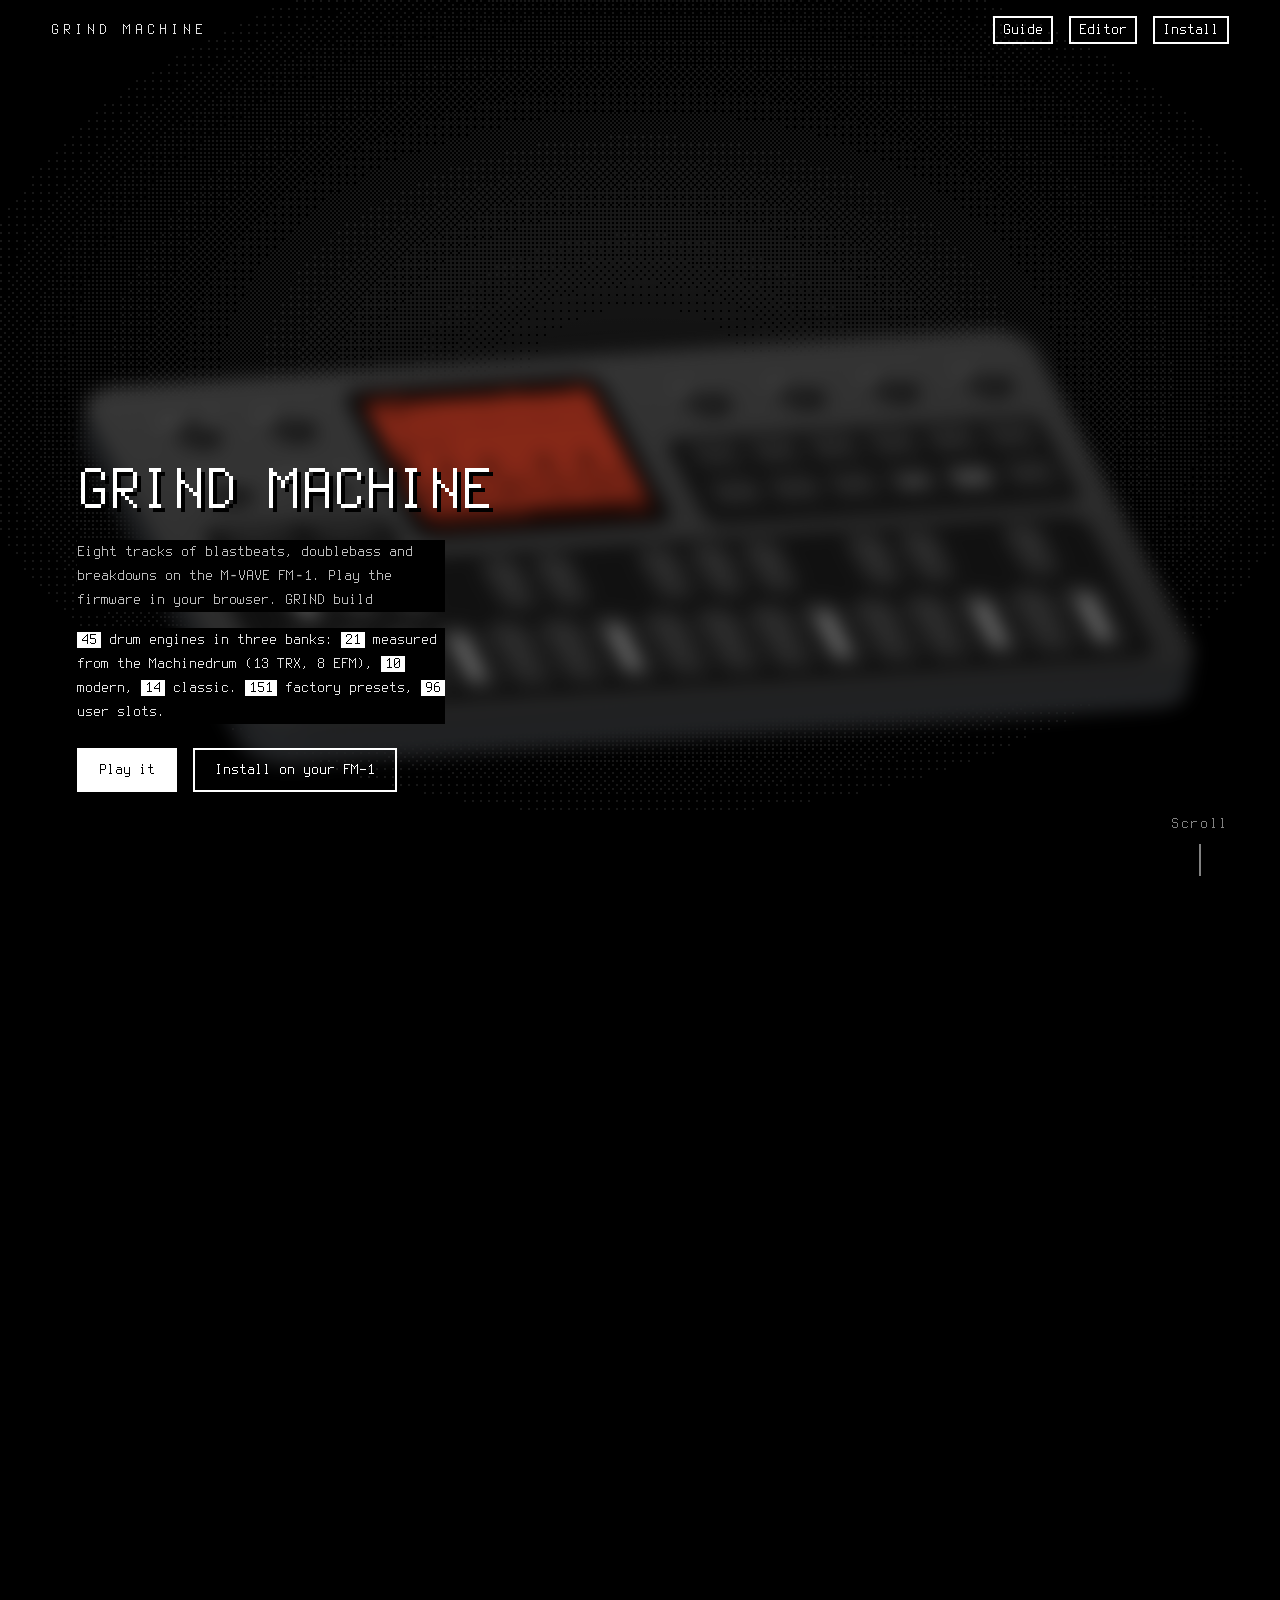
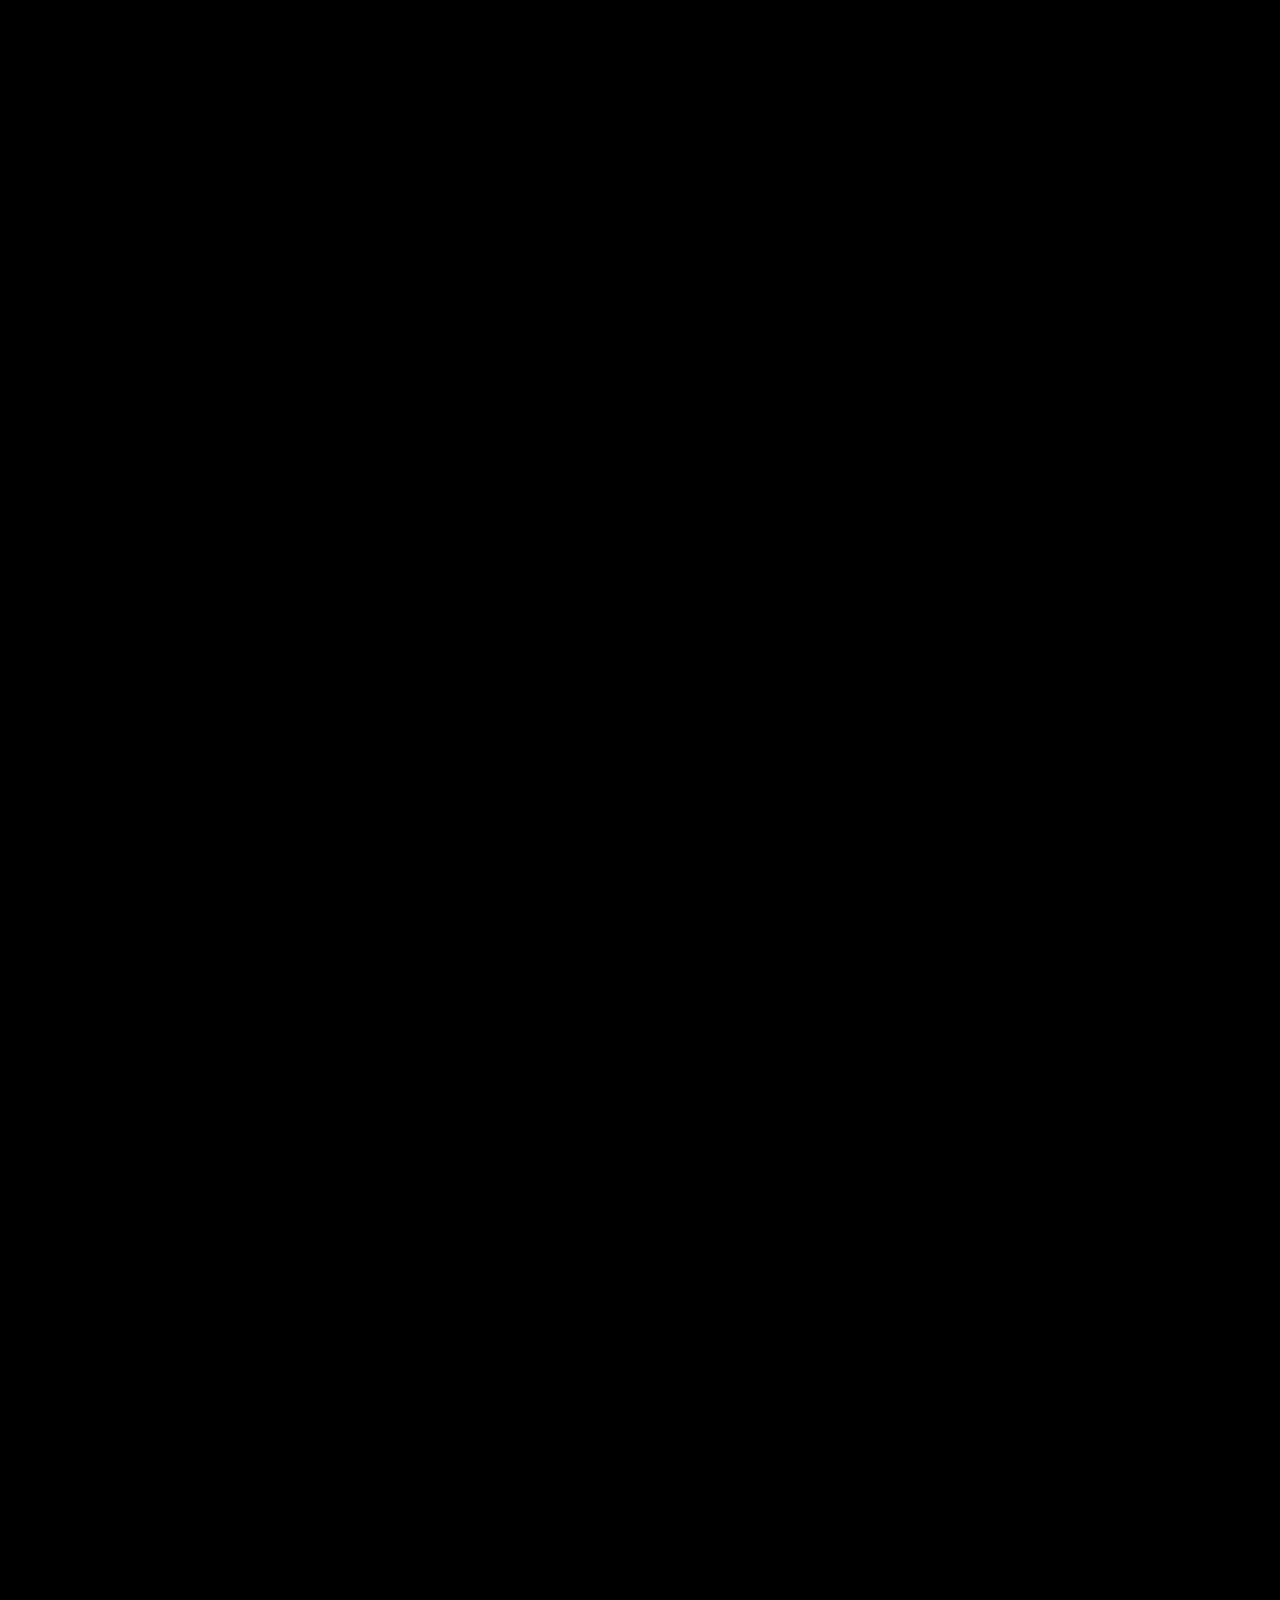
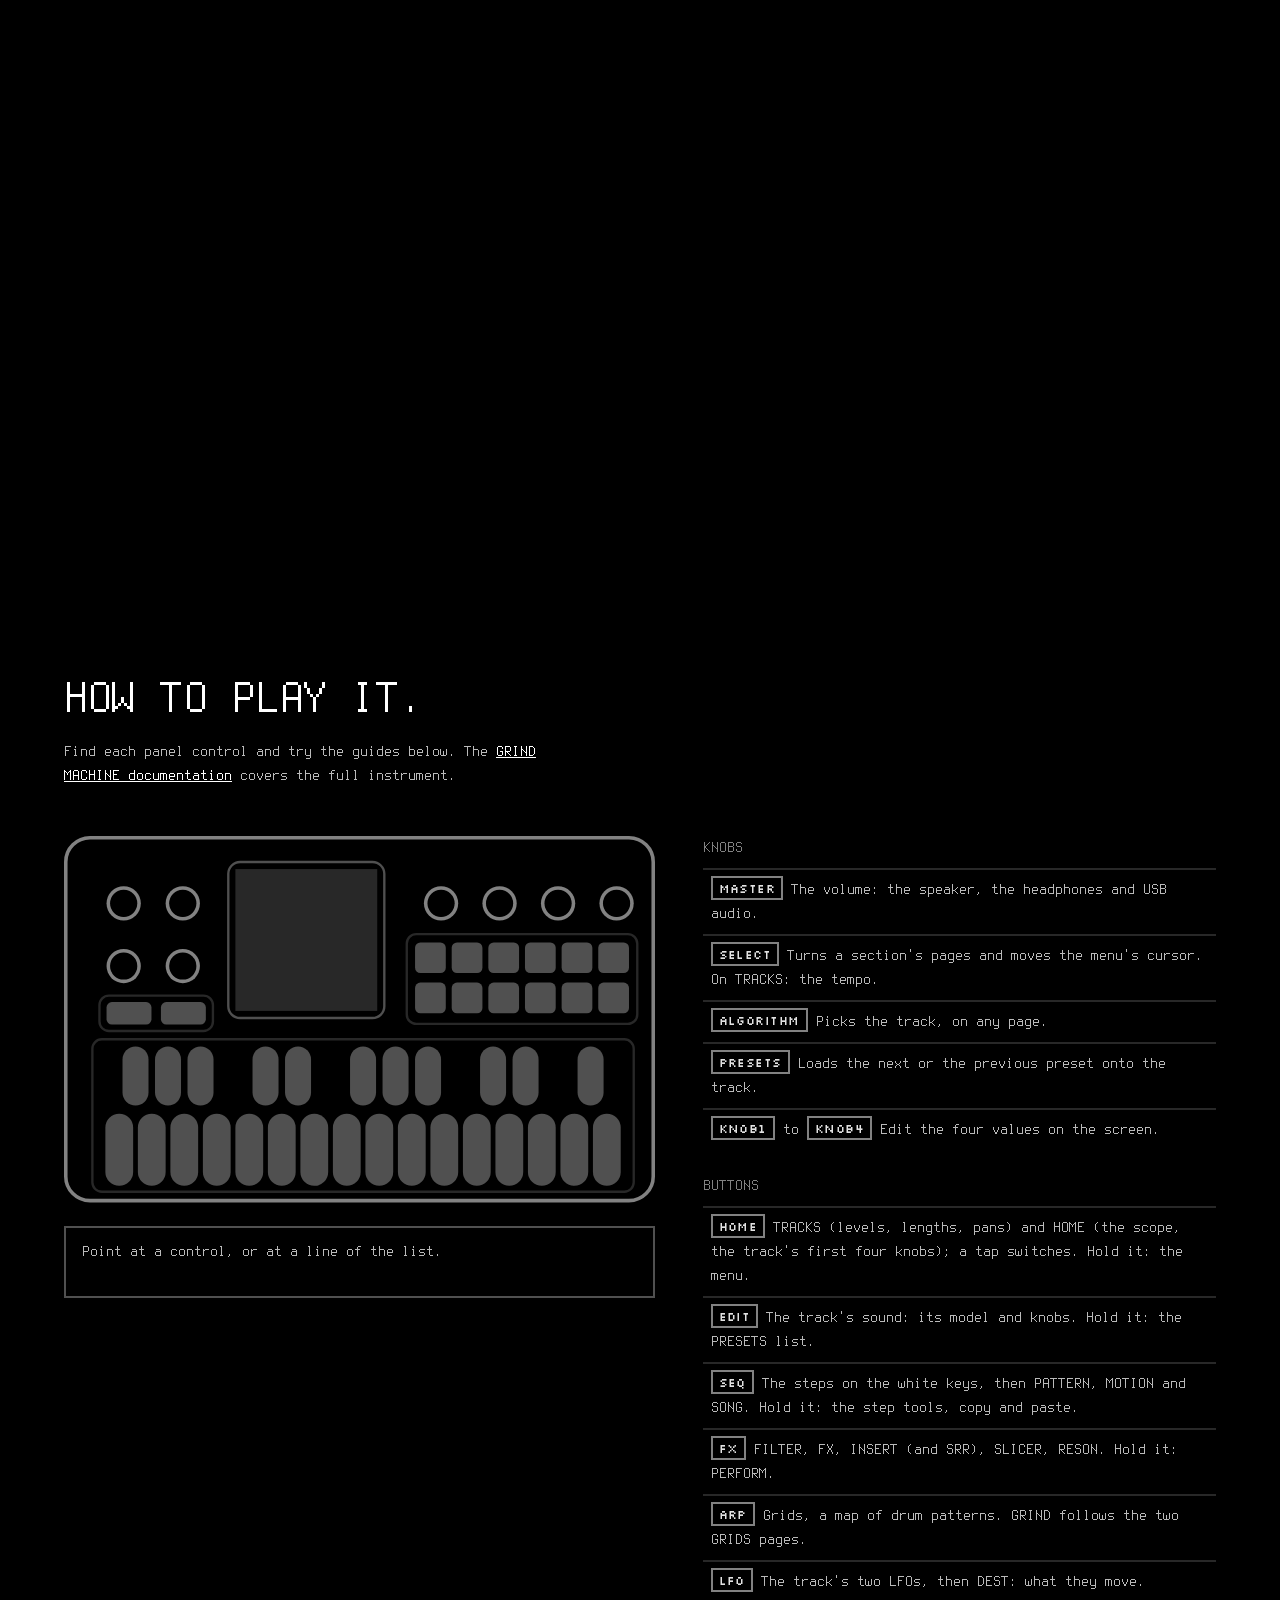
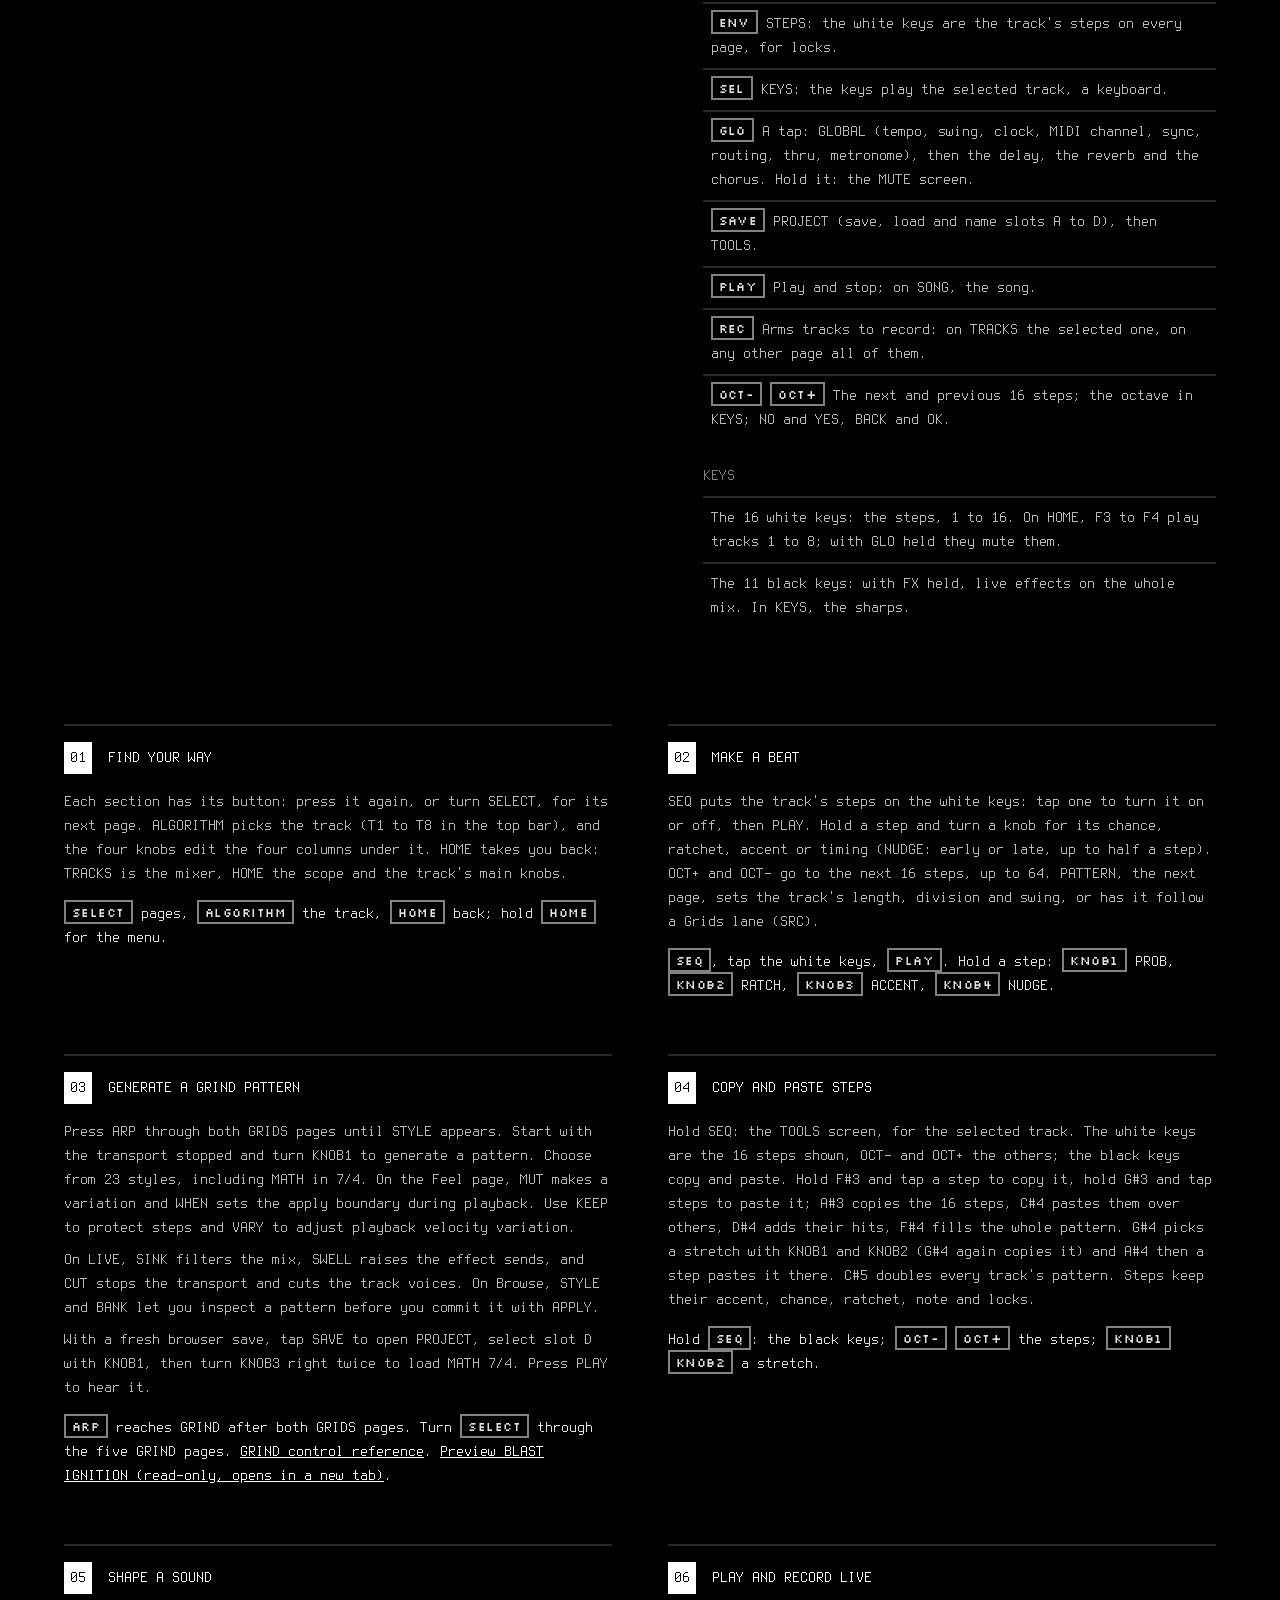
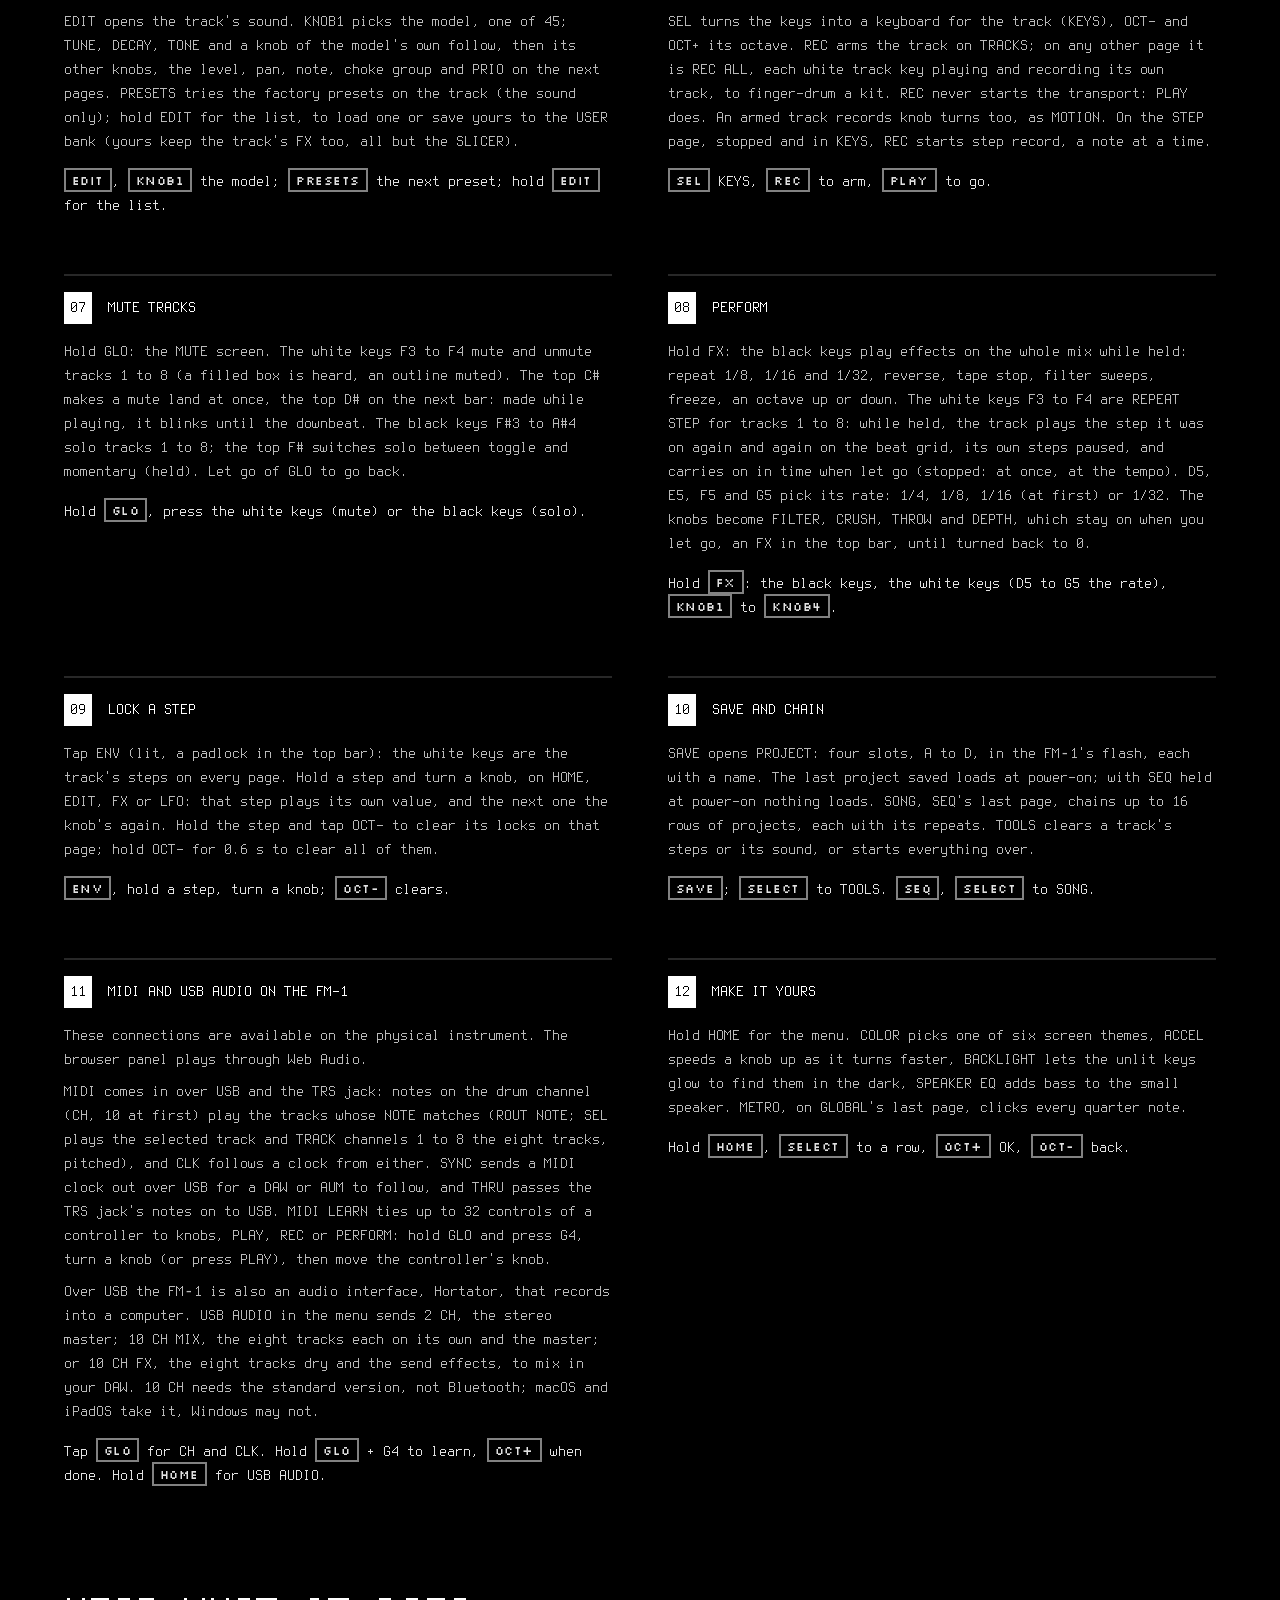
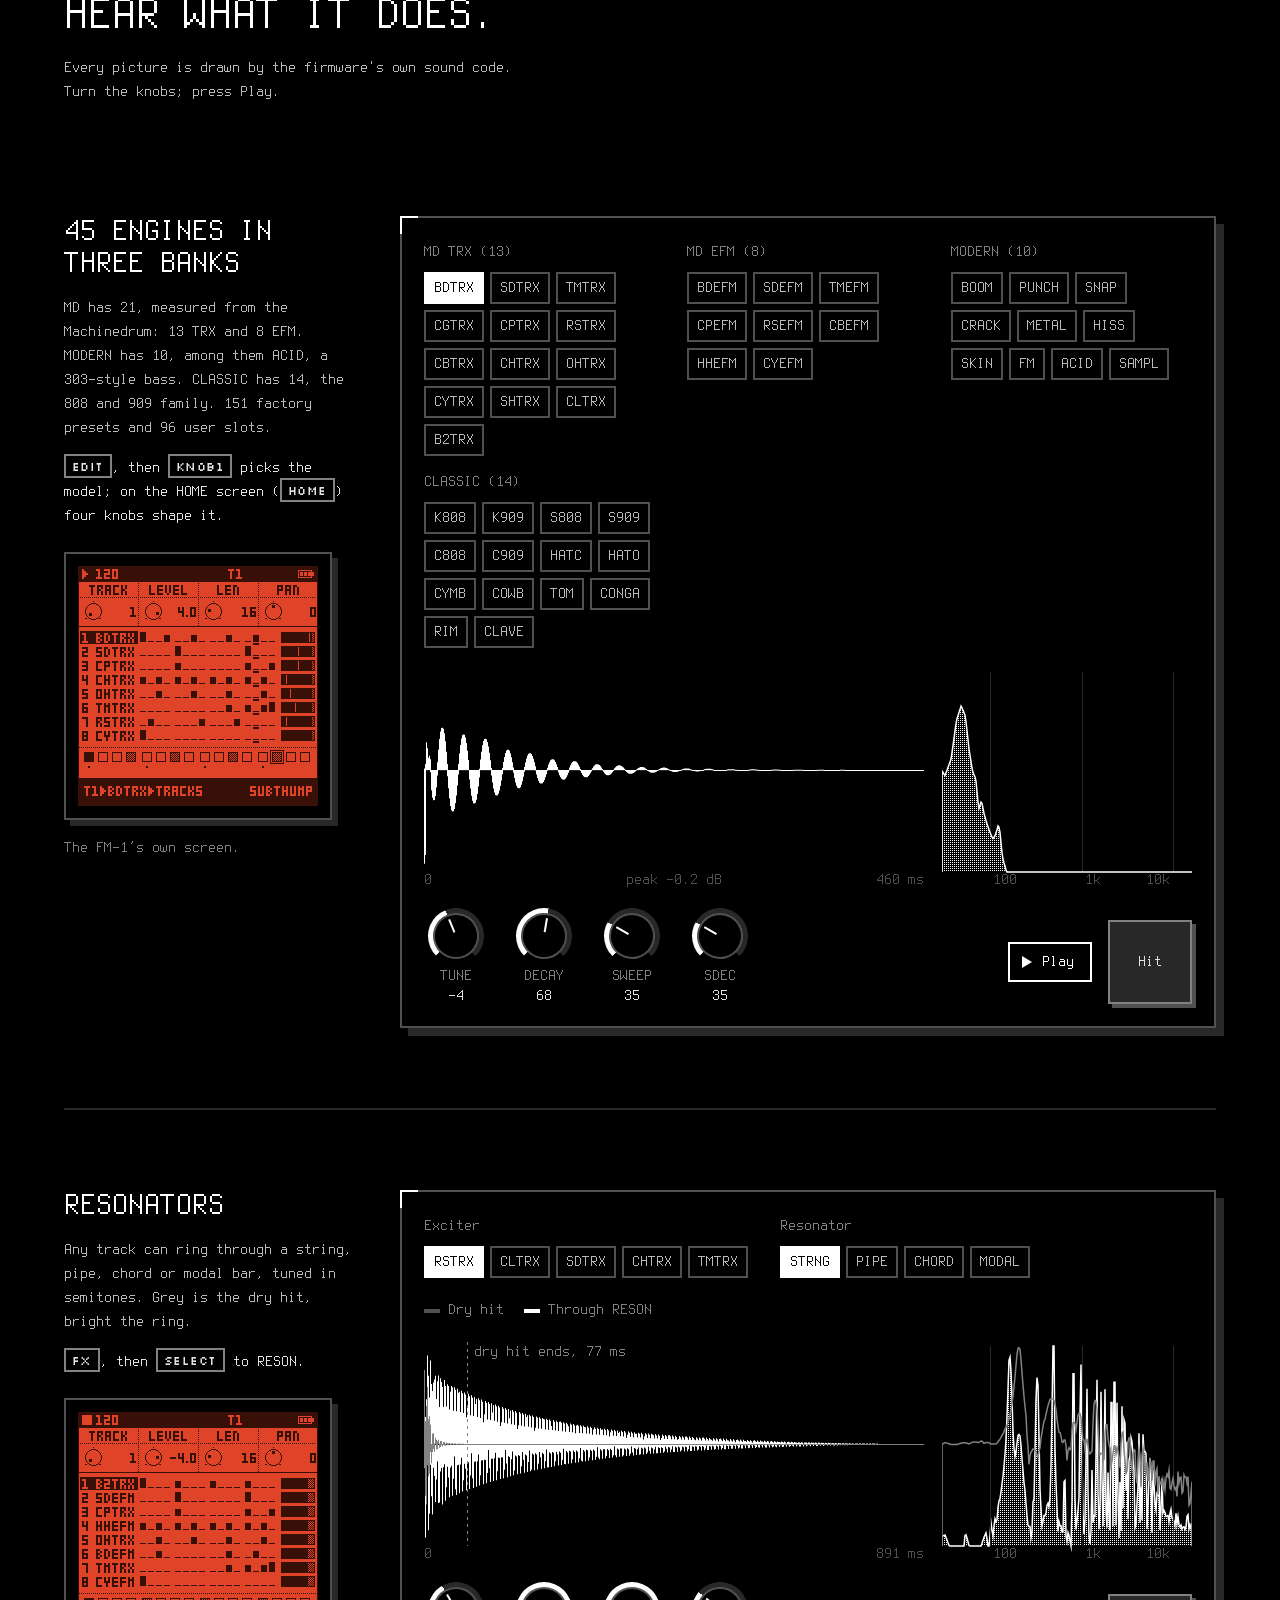
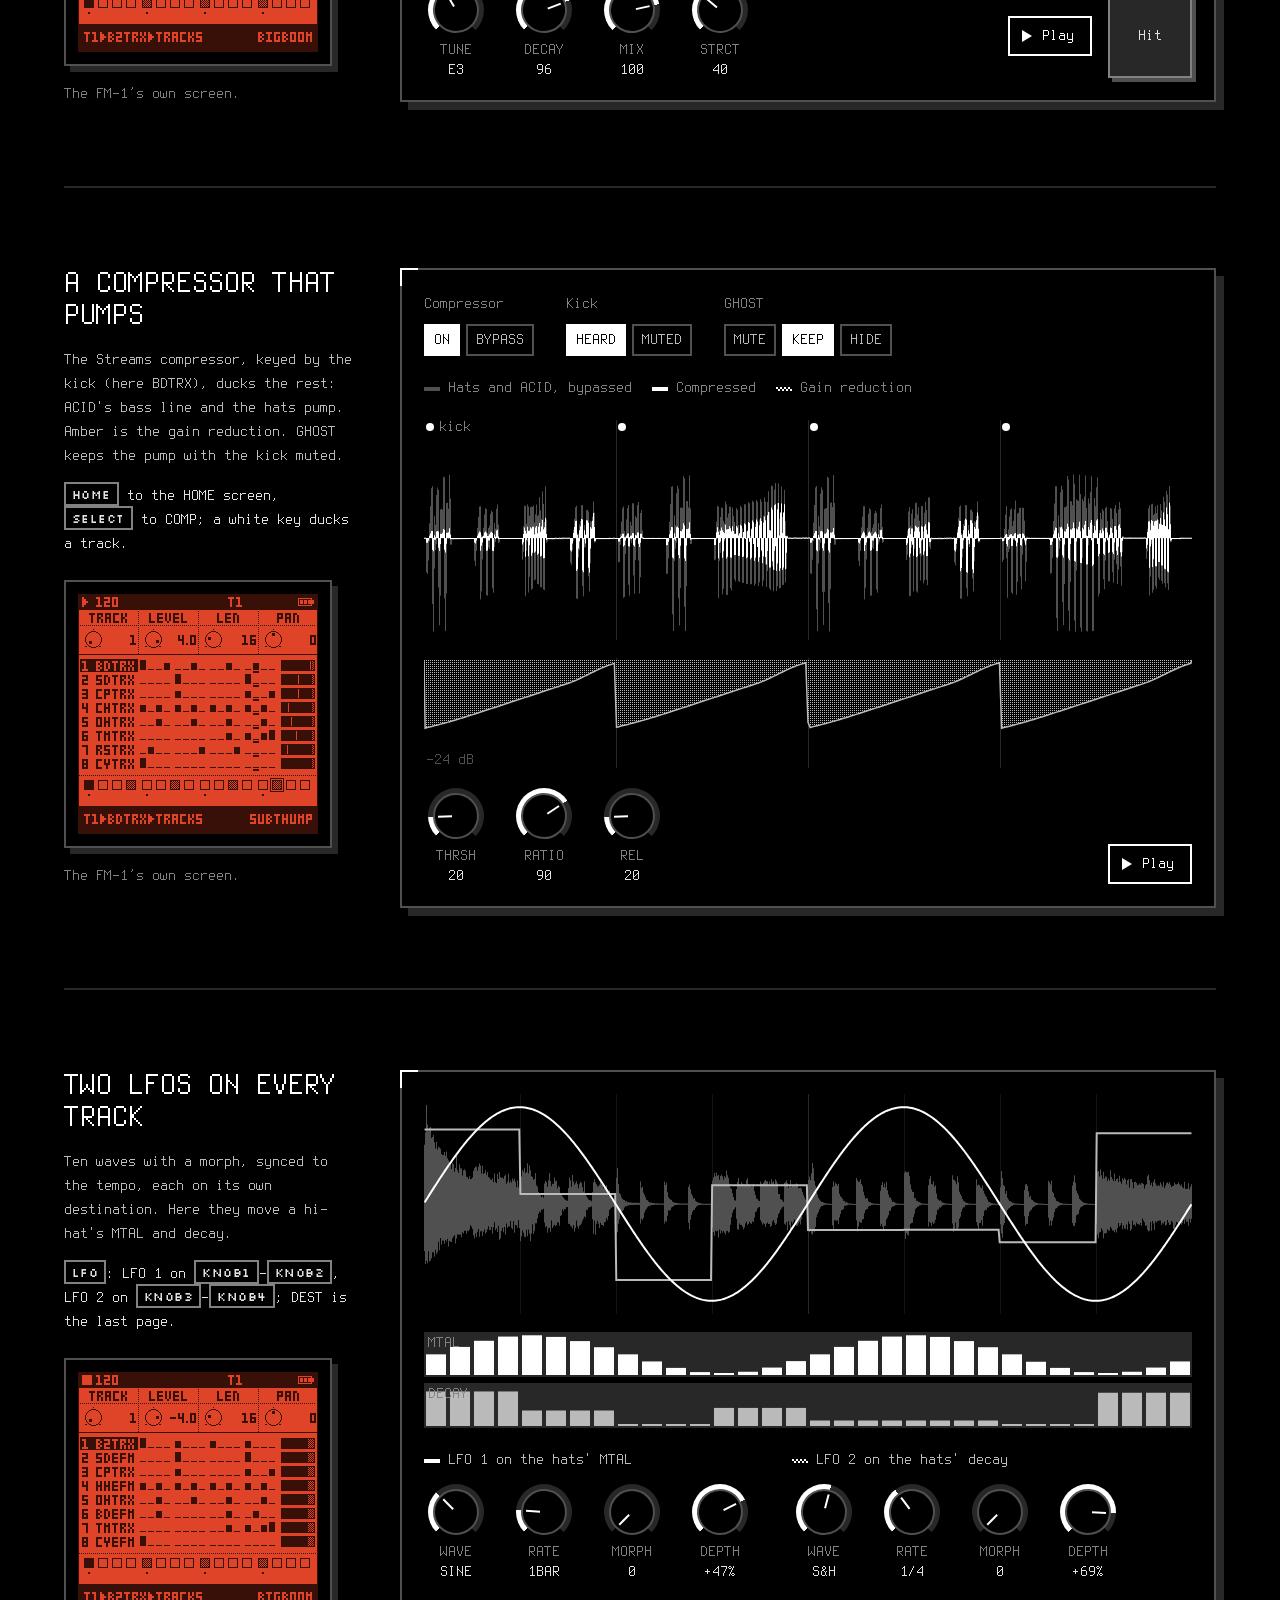
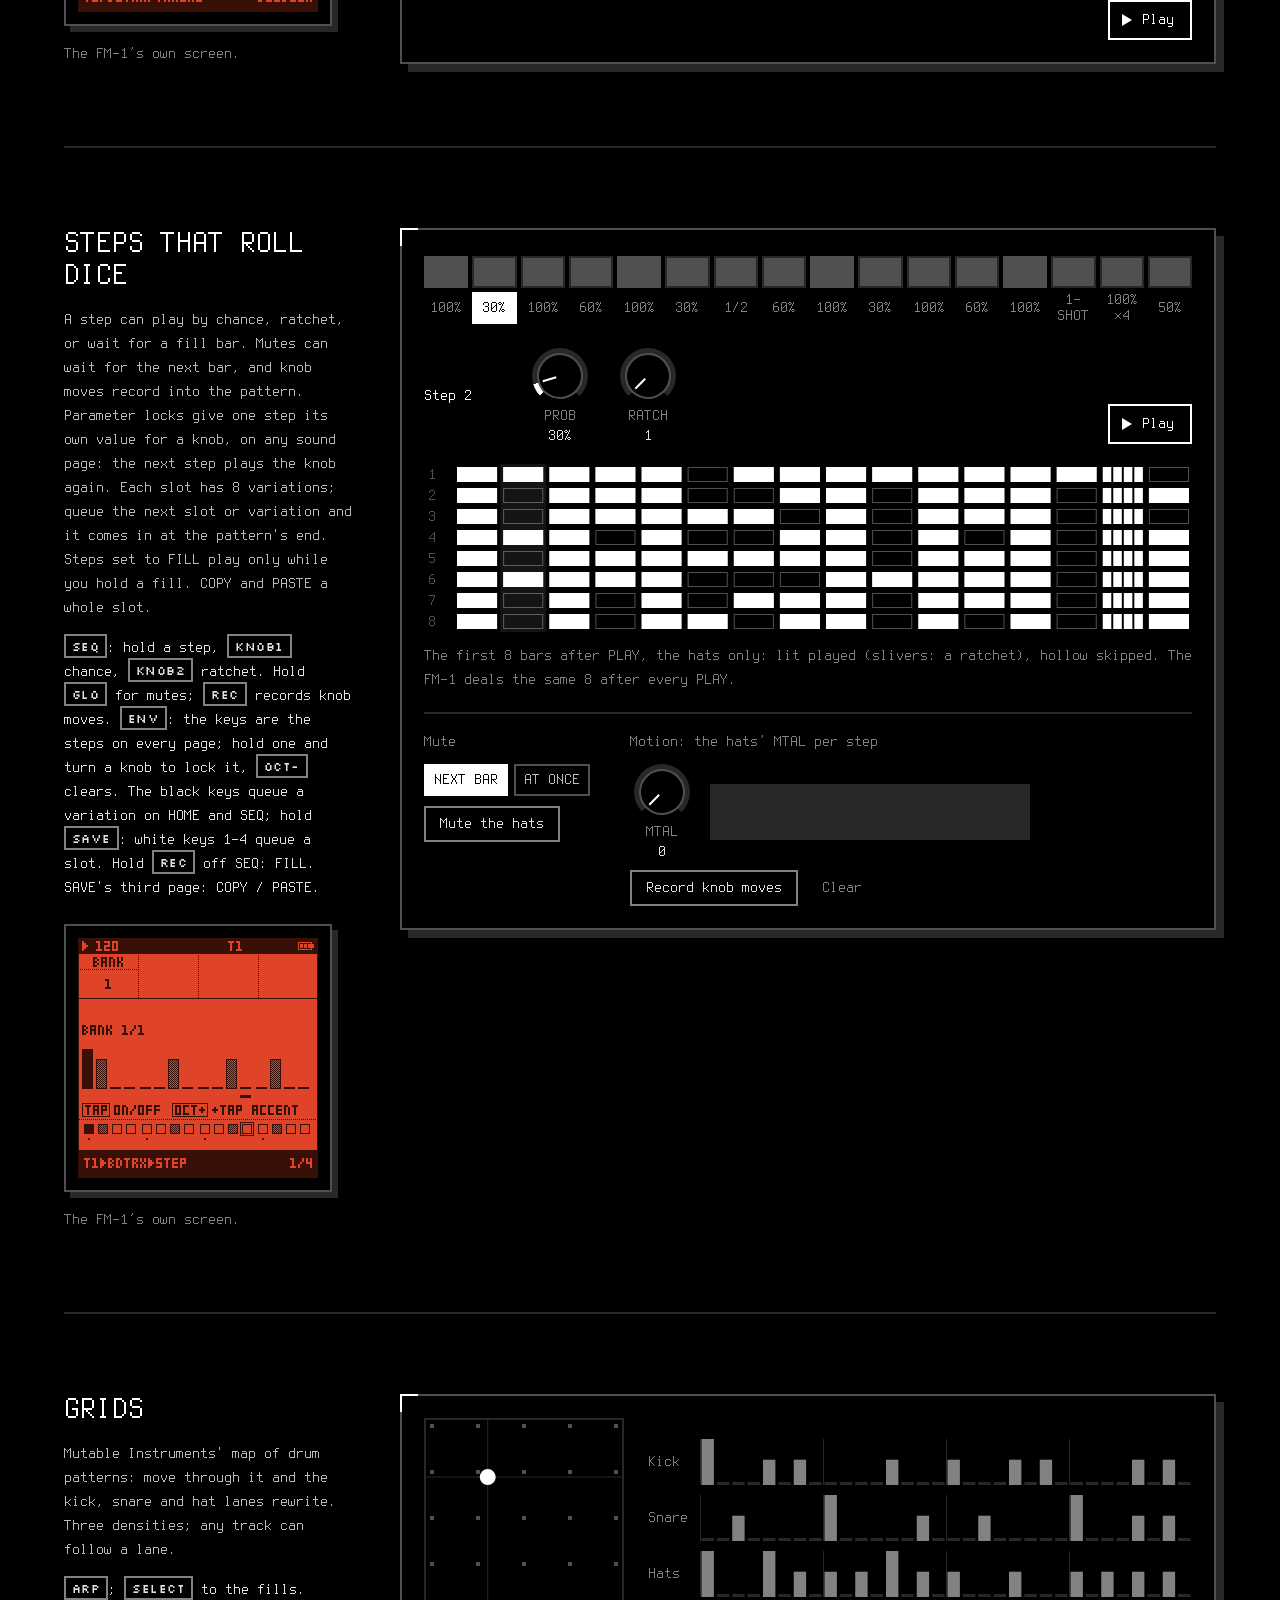
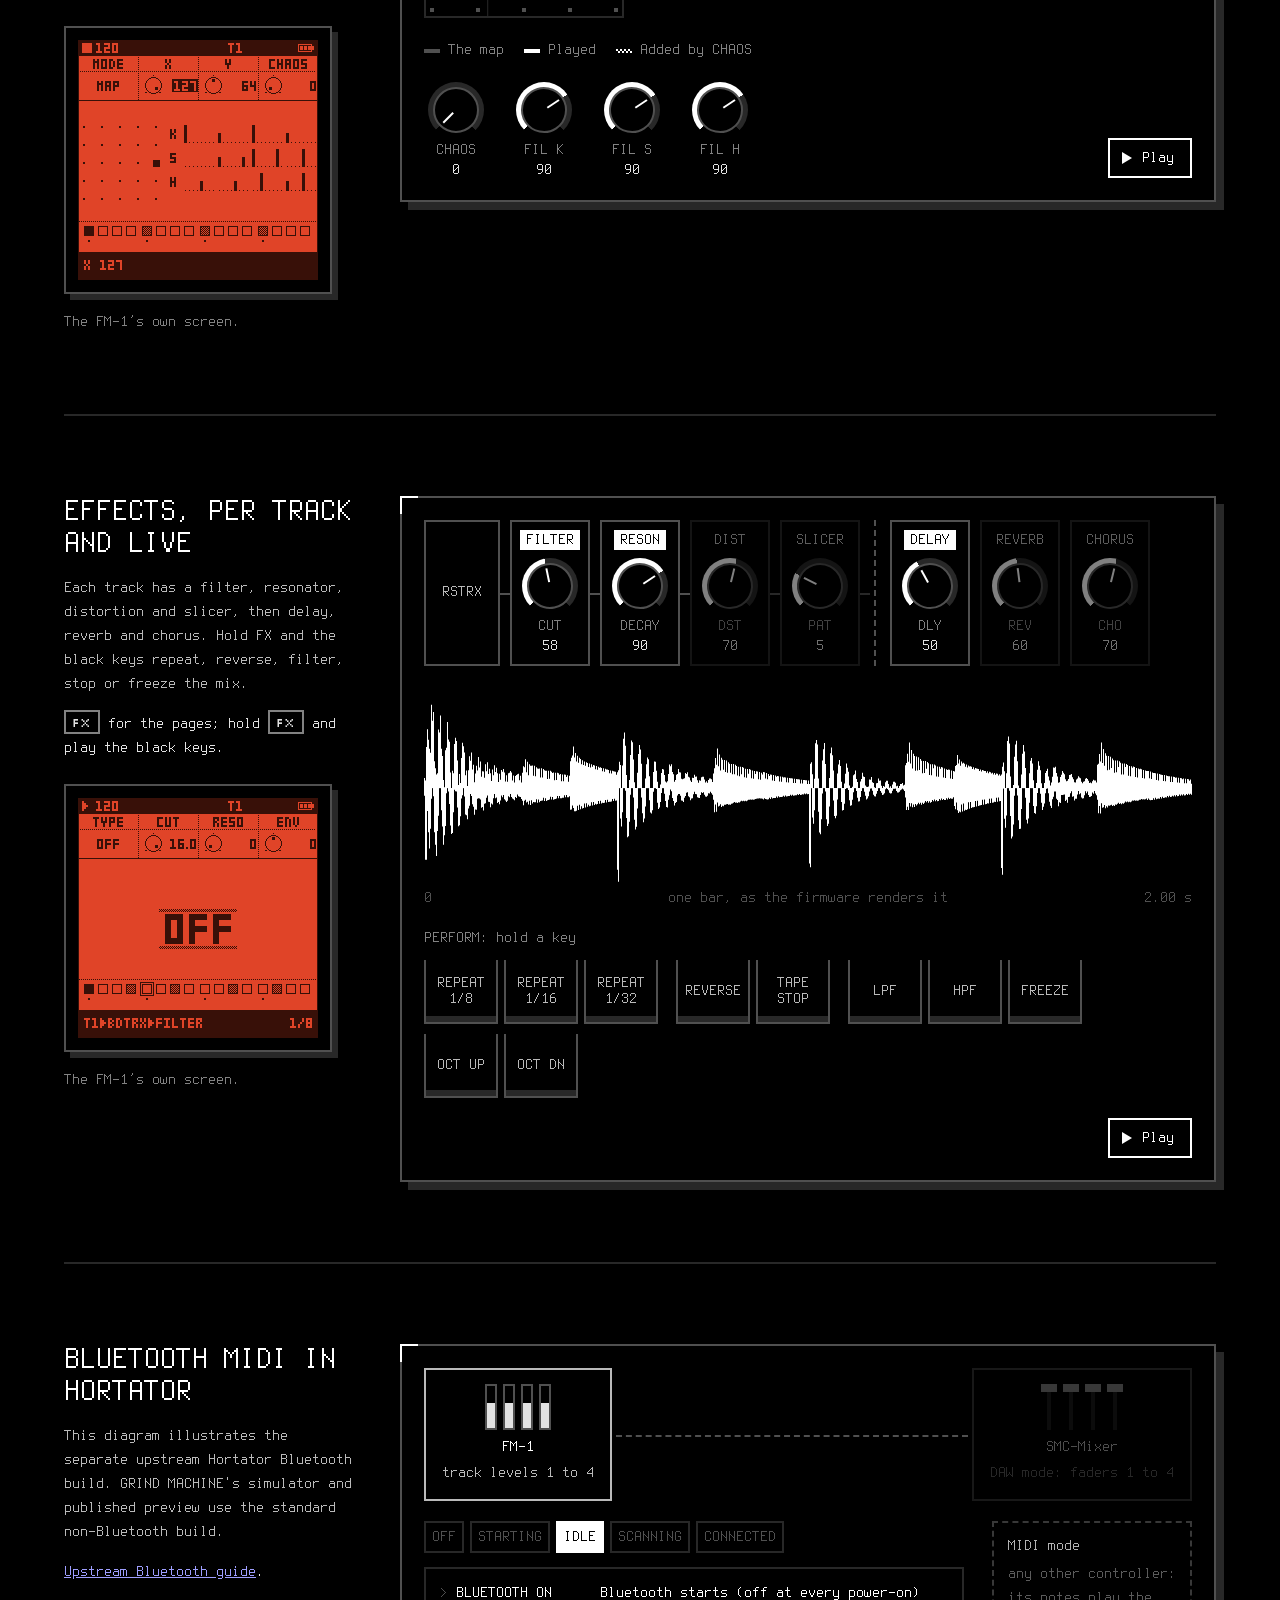
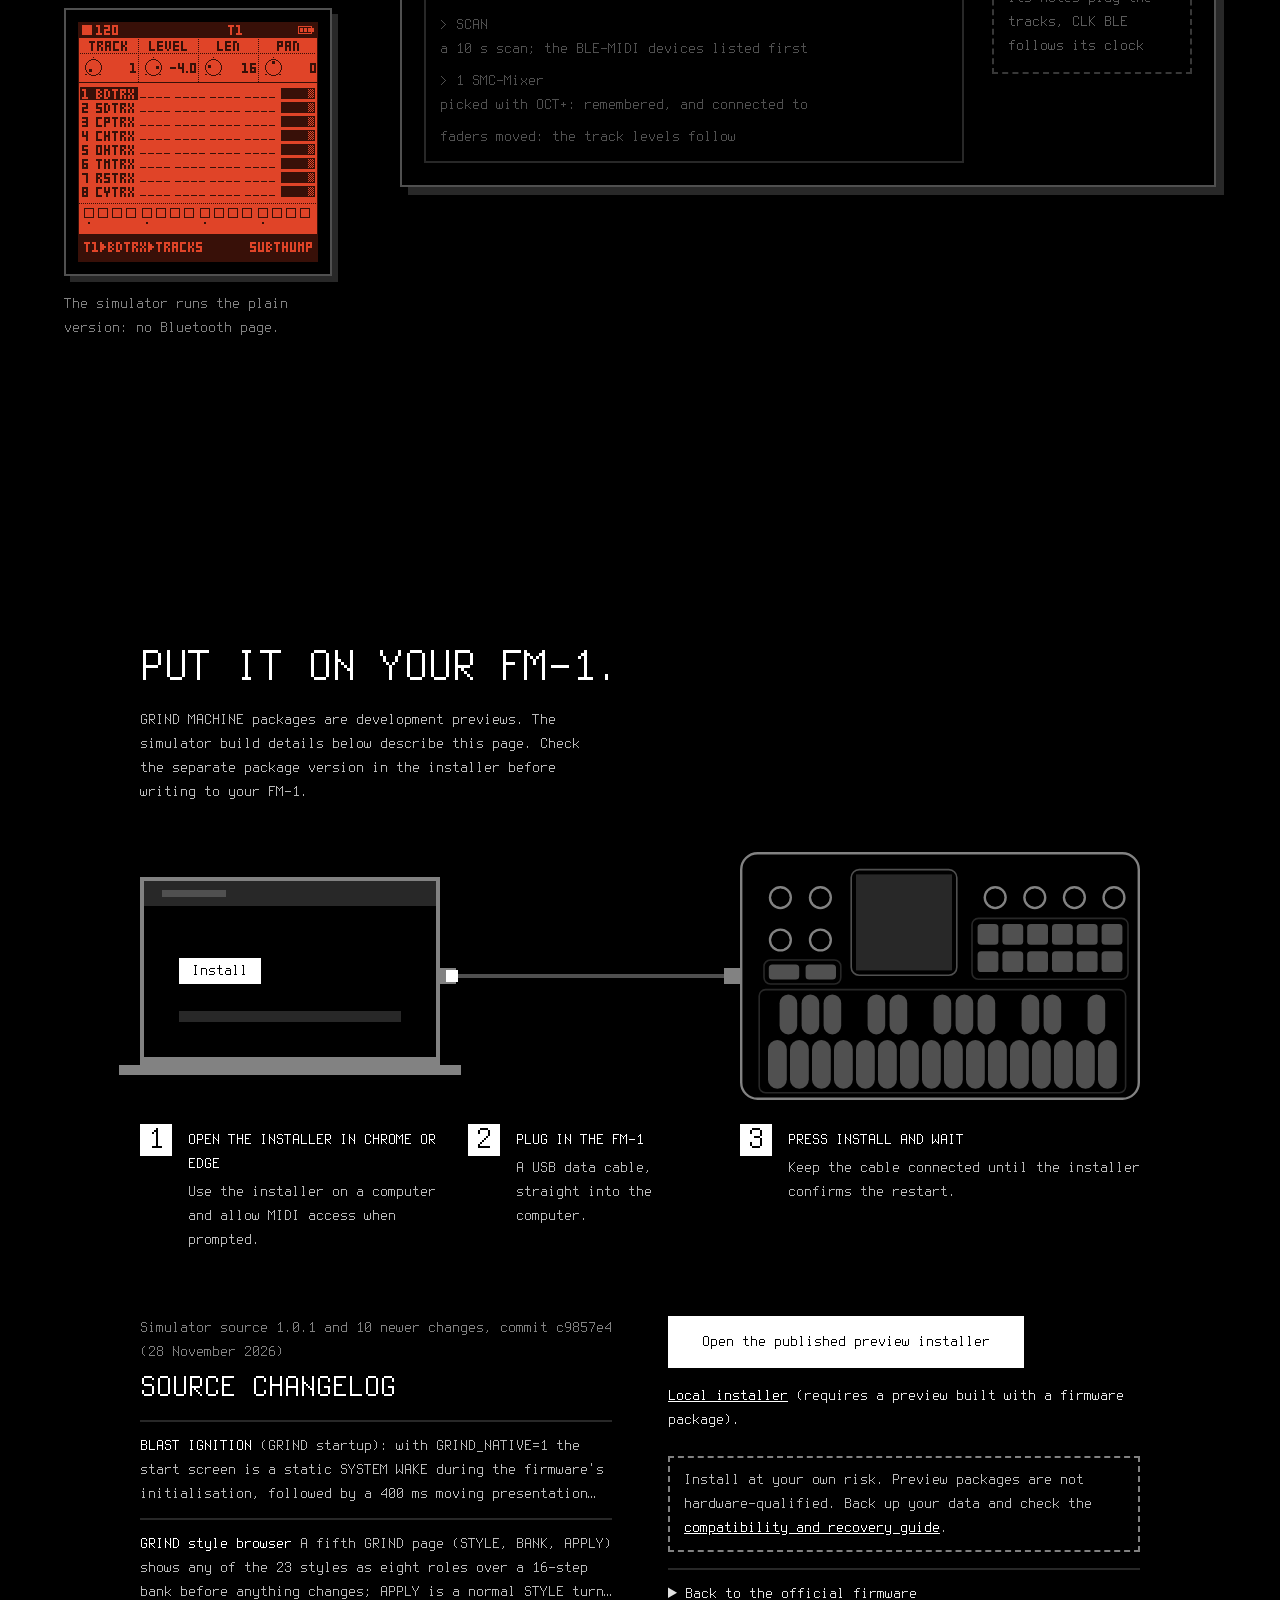
<file: index.html>
<!doctype html>
<!-- SPDX-License-Identifier: GPL-3.0-only
     Drum machine fork: 2026 DEADACTIVE -->
<html lang="en">
<head>
<meta charset="utf-8">
<meta name="viewport" content="width=device-width, initial-scale=1, viewport-fit=cover">
<title>GRIND MACHINE | FM-1 Web Simulator</title>
<meta name="description" content="Play GRIND MACHINE, the eight-track extreme metal drum machine for the M-VAVE FM-1, in your browser using the firmware compiled to WebAssembly.">
<link rel="preconnect" href="https://fonts.googleapis.com">
<link rel="preconnect" href="https://fonts.gstatic.com" crossorigin>
<link href="https://fonts.googleapis.com/css2?family=Silkscreen&display=swap" rel="stylesheet" media="print" onload="this.media='all'">
<link rel="preload" href="terminus.woff?v=b145b58b83" as="font" type="font/woff" crossorigin>
<link rel="stylesheet" href="sim.css?v=b145b58b83">
</head>
<body>
<section id="hero" class="hero" aria-label="GRIND MACHINE">
  <div class="hero-stage" id="stage">
    <nav class="hero-nav">
      <span class="silk">GRIND MACHINE</span>
      <span class="nav-links"><a href="https://github.com/DaFum/grind-machine#readme">Guide</a><a href="webapp/editor/">Editor</a><a href="#install">Install</a></span>
    </nav>

    <div class="desk-shadow" id="desk-shadow"></div>
    <div class="scene" id="scene">
      <div class="tilt" id="tilt">
        <div id="fit" class="fit">
          <div id="device" class="device" aria-label="FM-1 panel"></div>
        </div>
      </div>
    </div>
    <div class="scene-dim" aria-hidden="true"></div>
    <div class="power-ui" id="power-ui">                <!-- placed by app.js: a line from the FM-1's own switch -->
      <span class="power-lead" id="power-lead" aria-hidden="true"></span>
      <button type="button" class="power-toggle" id="power-on" role="switch" aria-checked="false" aria-label="Power"
        disabled><span class="knob"></span></button>
      <span class="power-label" id="power-label">Power</span>
    </div>

    <div class="hero-copy" id="hero-copy">
      <h1>GRIND MACHINE</h1>
      <p>Eight tracks of blastbeats, doublebass and breakdowns on the M&#8209;VAVE&nbsp;FM&#8209;1. Play the firmware
        in your browser. <span id="sim-build"></span></p>
      <p class="hero-count"><b>45</b> drum engines in three banks: <b>21</b> measured from the Machinedrum (13 TRX,
        8 EFM), <b>10</b> modern, <b>14</b> classic. <b>151</b> factory presets, <b>96</b> user slots.</p>
      <p class="hero-actions">
        <a class="cta" href="#play">Play it</a>
        <span class="cta-slot"><a class="cta ghost" href="#install">Install on your FM-1</a><span class="install-count" id="install-count" hidden></span></span>
      </p>
    </div>
    <p class="scroll-cue" id="scroll-cue" aria-hidden="true">Scroll</p>

    <div class="play-bar" id="play-bar">
      <p id="note" class="note" role="status"></p>
      <span class="power-note" id="power-note">Loading…</span>
      <button type="button" class="bar-btn" id="help-toggle" aria-expanded="false" aria-controls="help">Controls</button>
      <button type="button" class="bar-btn" id="reset" aria-haspopup="dialog" disabled>Reset to demos</button>
      <div id="reset-confirm" class="confirm" role="dialog" aria-label="Reset to demos" hidden>
        <p>Erase your saves in this browser and restore the four demos?</p>
        <button type="button" id="reset-yes">Erase and restart</button>
        <button type="button" id="reset-no">Keep my saves</button>
      </div>
    </div>
    <a class="more-cue" id="more-cue" href="#manual">More below<span aria-hidden="true">↓</span></a>
    <div id="help" class="help" hidden>
      <div>
        <h2>Mouse and touch</h2>
        <ul>
          <li>Keys and buttons play while held, several at once.</li>
          <li>Knobs: drag up or down, the mouse wheel, or hover and press ↑ ↓.</li>
          <li>To hold a button (GLO, FX, SEQ + a key), right-click or long-press it; tap again to let go.</li>
        </ul>
      </div>
      <div>
        <h2>Getting around</h2>
        <ul>
          <li>SELECT turns the pages (on TRACKS: the tempo). ALGORITHM picks the track.</li>
          <li>HOME switches TRACKS and HOME; hold it for the menu.</li>
          <li>REC arms the selected track on TRACKS and all tracks on other pages during live recording.</li>
          <li>Hold GLO: the white keys mute the tracks.</li>
          <li data-grind-only hidden>Press ARP through both GRIDS pages to reach GRIND.</li>
        </ul>
      </div>
      <div>
        <h2>Computer keyboard</h2>
        <ul>
          <li>Lower keys: Z X C V B N M , . / and S D F H J L ; '</li>
          <li>Upper keys: Q W E R T Y and 3 4 6.</li>
          <li>Space PLAY, Enter REC, Esc HOME, ← OCT−, → OCT+.</li>
        </ul>
      </div>
    </div>
  </div>
  <span class="hero-end" id="play" aria-hidden="true"></span>
</section>

<section id="manual" class="manual" aria-labelledby="manual-title">
  <header class="manual-head">
    <h2 id="manual-title">How to play it.</h2>
    <p>Find each panel control and try the guides below. The
      <a href="https://github.com/DaFum/grind-machine#readme">GRIND MACHINE documentation</a> covers the full instrument.</p>
  </header>

  <div class="panel-map">
    <div class="map-stage">
      <div class="map-device" id="manual-mini" aria-hidden="true"></div>
      <p class="map-caption" id="map-caption">Point at a control, or at a line of the list.</p>
    </div>
    <div class="map-list" id="map-list">
      <h3>Knobs</h3>
      <ul>
        <li data-ctl="MASTER"><b>MASTER</b> The volume: the speaker, the headphones and USB audio.</li>
        <li data-ctl="SELECT"><b>SELECT</b> Turns a section's pages and moves the menu's cursor. On TRACKS: the tempo.</li>
        <li data-ctl="ALGORITHM"><b>ALGORITHM</b> Picks the track, on any page.</li>
        <li data-ctl="PRESETS"><b>PRESETS</b> Loads the next or the previous preset onto the track.</li>
        <li data-ctl="KNOB1 KNOB2 KNOB3 KNOB4"><b>KNOB1</b> to <b>KNOB4</b> Edit the four values on the screen.</li>
      </ul>
      <h3>Buttons</h3>
      <ul>
        <li data-ctl="HOME"><b>HOME</b> TRACKS (levels, lengths, pans) and HOME (the scope, the track's first four knobs);
          a tap switches. Hold it: the menu.</li>
        <li data-ctl="EDIT"><b>EDIT</b> The track's sound: its model and knobs. Hold it: the PRESETS list.</li>
        <li data-ctl="SEQ"><b>SEQ</b> The steps on the white keys, then PATTERN, MOTION and SONG. Hold it: the step
          tools, copy and paste.</li>
        <li data-ctl="FX"><b>FX</b> FILTER, FX, INSERT (and SRR), SLICER, RESON. Hold it: PERFORM.</li>
        <li data-ctl="ARP"><b>ARP</b> Grids, a map of drum patterns.<span data-grind-only hidden> GRIND follows the two GRIDS pages.</span></li>
        <li data-ctl="LFO"><b>LFO</b> The track's two LFOs, then DEST: what they move.</li>
        <li data-ctl="ENV"><b>ENV</b> STEPS: the white keys are the track's steps on every page, for locks.</li>
        <li data-ctl="SEL"><b>SEL</b> KEYS: the keys play the selected track, a keyboard.</li>
        <li data-ctl="GLO"><b>GLO</b> A tap: GLOBAL (tempo, swing, clock, MIDI channel, sync, routing, thru, metronome), then the delay, the reverb and the chorus. Hold it: the MUTE
          screen.</li>
        <li data-ctl="SAVE"><b>SAVE</b> PROJECT (save, load and name slots A to D), then TOOLS.</li>
        <li data-ctl="PLAY"><b>PLAY</b> Play and stop; on SONG, the song.</li>
        <li data-ctl="REC"><b>REC</b> Arms tracks to record: on TRACKS the selected one, on any other page all of them.</li>
        <li data-ctl="OCT- OCT+"><b>OCT-</b> <b>OCT+</b> The next and previous 16 steps; the octave in KEYS; NO and YES,
          BACK and OK.</li>
      </ul>
      <h3>Keys</h3>
      <ul>
        <li data-ctl="white">The 16 white keys: the steps, 1 to 16. On HOME, F3 to F4 play tracks 1 to 8; with GLO held
          they mute them.</li>
        <li data-ctl="black">The 11 black keys: with FX held, live effects on the whole mix. In KEYS, the sharps.</li>
      </ul>
    </div>
  </div>

  <ol class="guides">
    <li class="guide" id="m-around">
      <h3>Find your way</h3>
      <p>Each section has its button: press it again, or turn SELECT, for its next page. ALGORITHM picks the track
        (T1 to T8 in the top bar), and the four knobs edit the four columns under it. HOME takes you back: TRACKS is
        the mixer, HOME the scope and the track's main knobs.</p>
      <p class="where"><b>SELECT</b> pages, <b>ALGORITHM</b> the track, <b>HOME</b> back; hold <b>HOME</b> for the menu.</p>
    </li>
    <li class="guide" id="m-beat">
      <h3>Make a beat</h3>
      <p>SEQ puts the track's steps on the white keys: tap one to turn it on or off, then PLAY. Hold a step and turn a
        knob for its chance, ratchet, accent or timing (NUDGE: early or late, up to half a step). OCT+ and OCT- go to the next 16 steps, up to 64. PATTERN, the next
        page, sets the track's length, division and swing, or has it follow a Grids lane (SRC).</p>
      <p class="where"><b>SEQ</b>, tap the white keys, <b>PLAY</b>. Hold a step: <b>KNOB1</b> PROB, <b>KNOB2</b> RATCH,
        <b>KNOB3</b> ACCENT, <b>KNOB4</b> NUDGE.</p>
    </li>
    <li class="guide" id="m-grind" data-grind-only hidden>
      <h3>Generate a GRIND pattern</h3>
      <p>Press ARP through both GRIDS pages until STYLE appears. Start with the transport stopped and turn KNOB1 to
        generate a pattern. Choose
        from 23 styles, including MATH in 7/4. On the Feel page, MUT makes a variation and WHEN sets the apply boundary
        during playback. Use KEEP to protect steps and VARY to adjust playback velocity variation.</p>
      <p>On LIVE, SINK filters the mix, SWELL raises the effect sends, and CUT stops the transport and cuts the track
        voices. On Browse, STYLE and BANK let you inspect a pattern before you commit it with APPLY.</p>
      <p>With a fresh browser save, tap SAVE to open PROJECT, select slot D with KNOB1, then turn KNOB3 right twice
        to load MATH 7/4. Press PLAY to hear it.</p>
      <p class="where"><b>ARP</b> reaches GRIND after both GRIDS pages. Turn <b>SELECT</b> through the five GRIND pages.
        <a href="https://github.com/DaFum/grind-machine/blob/main/docs/grind/live-pages.md">GRIND control reference</a>.
        <a href="?boot=1#play" target="_blank" rel="noopener">Preview BLAST IGNITION (read-only, opens in a new tab)</a>.</p>
    </li>
    <li class="guide" id="m-copy">
      <h3>Copy and paste steps</h3>
      <p>Hold SEQ: the TOOLS screen, for the selected track. The white keys are the 16 steps shown, OCT- and OCT+ the
        others; the black keys copy and paste. Hold F#3 and tap a step to copy it, hold G#3 and tap steps to paste it;
        A#3 copies the 16 steps, C#4 pastes them over others, D#4 adds their hits, F#4 fills the whole pattern. G#4
        picks a stretch with KNOB1 and KNOB2 (G#4 again copies it) and A#4 then a step pastes it there. C#5 doubles
        every track's pattern. Steps keep their accent, chance, ratchet, note and locks.</p>
      <p class="where">Hold <b>SEQ</b>: the black keys; <b>OCT-</b> <b>OCT+</b> the steps; <b>KNOB1</b> <b>KNOB2</b> a
        stretch.</p>
    </li>
    <li class="guide" id="m-sound">
      <h3>Shape a sound</h3>
      <p>EDIT opens the track's sound. KNOB1 picks the model, one of 45; TUNE, DECAY, TONE and a knob of the model's own
        follow, then its other knobs, the level, pan, note, choke group and PRIO on the next pages. PRESETS tries the
        factory presets on the track (the sound only); hold EDIT for the list, to load one or save yours to the USER bank
        (yours keep the track's FX too, all but the SLICER).</p>
      <p class="where"><b>EDIT</b>, <b>KNOB1</b> the model; <b>PRESETS</b> the next preset; hold <b>EDIT</b> for the list.</p>
    </li>
    <li class="guide" id="m-live">
      <h3>Play and record live</h3>
      <p>SEL turns the keys into a keyboard for the track (KEYS), OCT- and OCT+ its octave. REC arms the track on
        TRACKS; on any other page it is REC ALL, each white track key playing and recording its own track, to
        finger-drum a kit. REC never starts the transport: PLAY does. An armed track records knob turns too, as
        MOTION. On the STEP page, stopped and in KEYS, REC starts step record, a note at a time.</p>
      <p class="where"><b>SEL</b> KEYS, <b>REC</b> to arm, <b>PLAY</b> to go.</p>
    </li>
    <li class="guide" id="m-mute">
      <h3>Mute tracks</h3>
      <p>Hold GLO: the MUTE screen. The white keys F3 to F4 mute and unmute tracks 1 to 8 (a filled box is heard, an
        outline muted). The top C# makes a mute land at once, the top D# on the next bar: made while playing, it blinks
        until the downbeat. The black keys F#3 to A#4 solo tracks 1 to 8; the top F# switches solo between toggle and
        momentary (held). Let go of GLO to go back.</p>
      <p class="where">Hold <b>GLO</b>, press the white keys (mute) or the black keys (solo).</p>
    </li>
    <li class="guide" id="m-perform">
      <h3>Perform</h3>
      <p>Hold FX: the black keys play effects on the whole mix while held: repeat 1/8, 1/16 and 1/32, reverse, tape
        stop, filter sweeps, freeze, an octave up or down. The white keys F3 to F4 are REPEAT STEP for tracks 1 to 8:
        while held, the track plays the step it was on again and again on the beat grid, its own steps paused, and
        carries on in time when let go (stopped: at once, at the tempo). D5, E5, F5 and G5 pick its rate: 1/4, 1/8,
        1/16 (at first) or 1/32. The knobs become FILTER, CRUSH, THROW and DEPTH, which stay on when you let go, an FX
        in the top bar, until turned back to 0.</p>
      <p class="where">Hold <b>FX</b>: the black keys, the white keys (D5 to G5 the rate), <b>KNOB1</b> to
        <b>KNOB4</b>.</p>
    </li>
    <li class="guide" id="m-locks">
      <h3>Lock a step</h3>
      <p>Tap ENV (lit, a padlock in the top bar): the white keys are the track's steps on every page. Hold a step and
        turn a knob, on HOME, EDIT, FX or LFO: that step plays its own value, and the next one the knob's again. Hold the
        step and tap OCT- to clear its locks on that page; hold OCT- for 0.6 s to clear all of them.</p>
      <p class="where"><b>ENV</b>, hold a step, turn a knob; <b>OCT-</b> clears.</p>
    </li>
    <li class="guide" id="m-save">
      <h3>Save and chain</h3>
      <p>SAVE opens PROJECT: four slots, A to D, in the FM&#8209;1's flash, each with a name. The last project saved loads at
        power-on; with SEQ held at power-on nothing loads. SONG, SEQ's last page, chains up to 16 rows of projects, each
        with its repeats. TOOLS clears a track's steps or its sound, or starts everything over.</p>
      <p class="where"><b>SAVE</b>; <b>SELECT</b> to TOOLS. <b>SEQ</b>, <b>SELECT</b> to SONG.</p>
    </li>
    <li class="guide" id="m-midi">
      <h3>MIDI and USB audio on the FM-1</h3>
      <p>These connections are available on the physical instrument. The browser panel plays through Web Audio.</p>
      <p>MIDI comes in over USB and the TRS jack: notes on the drum channel (CH, 10 at first) play the tracks whose
        NOTE matches (ROUT NOTE; SEL plays the selected track and TRACK channels 1 to 8 the eight tracks, pitched), and
        CLK follows a clock from either. SYNC sends a MIDI clock out over USB for a DAW or AUM to follow, and THRU passes
        the TRS jack's notes on to USB. MIDI LEARN ties up to 32 controls of a controller to knobs,
        PLAY, REC or PERFORM: hold GLO and press G4, turn a knob (or press PLAY), then move the controller's knob.</p>
      <p>Over USB the FM&#8209;1 is also an audio interface, Hortator, that records into a computer. USB AUDIO in the
        menu sends 2 CH, the stereo master; 10 CH MIX, the eight tracks each on its own and the master; or 10 CH FX, the
        eight tracks dry and the send effects, to mix in your DAW. 10 CH needs the standard version, not Bluetooth;
        macOS and iPadOS take it, Windows may not.</p>
      <p class="where">Tap <b>GLO</b> for CH and CLK. Hold <b>GLO</b> + G4 to learn, <b>OCT+</b> when done. Hold
        <b>HOME</b> for USB AUDIO.</p>
    </li>
    <li class="guide" id="m-settings">
      <h3>Make it yours</h3>
      <p>Hold HOME for the menu. COLOR picks one of six screen themes, ACCEL speeds a knob up as it turns faster,
        BACKLIGHT lets the unlit keys glow to find them in the dark, SPEAKER EQ adds bass to the small speaker. METRO,
        on GLOBAL's last page, clicks every quarter note.</p>
      <p class="where">Hold <b>HOME</b>, <b>SELECT</b> to a row, <b>OCT+</b> OK, <b>OCT-</b> back.</p>
    </li>
  </ol>
</section>

<section id="features" class="features" aria-labelledby="features-title">
  <header class="features-head">
    <h2 id="features-title">Hear what it does.</h2>
    <p>Every picture is drawn by the firmware's own sound code. Turn the knobs; press Play.</p>
  </header>
  <article class="chapter" id="f-voices" aria-labelledby="f-voices-title">
    <div class="ch-text">
      <h3 id="f-voices-title">45 engines in three banks</h3>
      <p>MD has 21, measured from the Machinedrum: 13 TRX and 8 EFM. MODERN has 10, among them
        ACID, a 303-style bass. CLASSIC has 14, the 808 and 909 family. 151 factory presets and 96 user slots.</p>
      <p class="where"><b>EDIT</b>, then <b>KNOB1</b> picks the model; on the HOME screen (<b>HOME</b>) four knobs shape it.</p>
      <figure class="device-screen">
        <canvas width="240" height="240" role="img" aria-label="The FM-1's screen"></canvas>
        <figcaption>The FM-1’s own screen.</figcaption>
      </figure>
    </div>
    <div class="plate" data-piece="voices"></div>
  </article>
  <article class="chapter" id="f-reson" aria-labelledby="f-reson-title">
    <div class="ch-text">
      <h3 id="f-reson-title">Resonators</h3>
      <p>Any track can ring through a string, pipe, chord or modal bar, tuned in semitones. Grey is the dry
        hit, bright the ring.</p>
      <p class="where"><b>FX</b>, then <b>SELECT</b> to RESON.</p>
      <figure class="device-screen">
        <canvas width="240" height="240" role="img" aria-label="The FM-1's screen"></canvas>
        <figcaption>The FM-1’s own screen.</figcaption>
      </figure>
    </div>
    <div class="plate" data-piece="reson"></div>
  </article>
  <article class="chapter" id="f-comp" aria-labelledby="f-comp-title">
    <div class="ch-text">
      <h3 id="f-comp-title">A compressor that pumps</h3>
      <p>The Streams compressor, keyed by the kick (here BDTRX), ducks the rest: ACID's bass line and the
        hats pump. Amber is the gain reduction. GHOST keeps the pump with the kick muted.</p>
      <p class="where"><b>HOME</b> to the HOME screen, <b>SELECT</b> to COMP; a white key ducks a track.</p>
      <figure class="device-screen">
        <canvas width="240" height="240" role="img" aria-label="The FM-1's screen"></canvas>
        <figcaption>The FM-1’s own screen.</figcaption>
      </figure>
    </div>
    <div class="plate" data-piece="comp"></div>
  </article>
  <article class="chapter" id="f-lfo" aria-labelledby="f-lfo-title">
    <div class="ch-text">
      <h3 id="f-lfo-title">Two LFOs on every track</h3>
      <p>Ten waves with a morph, synced to the tempo, each on its own destination. Here they move a
        hi-hat's MTAL and decay.</p>
      <p class="where"><b>LFO</b>: LFO 1 on <b>KNOB1</b>-<b>KNOB2</b>, LFO 2 on <b>KNOB3</b>-<b>KNOB4</b>; DEST is the last page.</p>
      <figure class="device-screen">
        <canvas width="240" height="240" role="img" aria-label="The FM-1's screen"></canvas>
        <figcaption>The FM-1’s own screen.</figcaption>
      </figure>
    </div>
    <div class="plate" data-piece="lfo"></div>
  </article>
  <article class="chapter" id="f-seq" aria-labelledby="f-seq-title">
    <div class="ch-text">
      <h3 id="f-seq-title">Steps that roll dice</h3>
      <p>A step can play by chance, ratchet, or wait for a fill bar. Mutes can wait for the next bar, and
        knob moves record into the pattern. Parameter locks give one step its own value for a knob, on any sound
        page: the next step plays the knob again. Each slot has 8 variations; queue the next slot or variation and it
        comes in at the pattern's end. Steps set to FILL play only while you hold a fill. COPY and PASTE a whole slot.</p>
      <p class="where"><b>SEQ</b>: hold a step, <b>KNOB1</b> chance, <b>KNOB2</b> ratchet. Hold <b>GLO</b> for mutes; <b>REC</b> records knob moves.
        <b>ENV</b>: the keys are the steps on every page; hold one and turn a knob to lock it, <b>OCT-</b> clears.
        The black keys queue a variation on HOME and SEQ; hold <b>SAVE</b>: white keys 1–4 queue a slot. Hold <b>REC</b> off SEQ: FILL. SAVE's third page:
        COPY / PASTE.</p>
      <figure class="device-screen">
        <canvas width="240" height="240" role="img" aria-label="The FM-1's screen"></canvas>
        <figcaption>The FM-1’s own screen.</figcaption>
      </figure>
    </div>
    <div class="plate" data-piece="seq"></div>
  </article>
  <article class="chapter" id="f-grids" aria-labelledby="f-grids-title">
    <div class="ch-text">
      <h3 id="f-grids-title">Grids</h3>
      <p>Mutable Instruments' map of drum patterns: move through it and the kick, snare and hat lanes
        rewrite. Three densities; any track can follow a lane.</p>
      <p class="where"><b>ARP</b>; <b>SELECT</b> to the fills.</p>
      <figure class="device-screen">
        <canvas width="240" height="240" role="img" aria-label="The FM-1's screen"></canvas>
        <figcaption>The FM-1’s own screen.</figcaption>
      </figure>
    </div>
    <div class="plate" data-piece="grids"></div>
  </article>
  <article class="chapter" id="f-fx" aria-labelledby="f-fx-title">
    <div class="ch-text">
      <h3 id="f-fx-title">Effects, per track and live</h3>
      <p>Each track has a filter, resonator, distortion and slicer, then delay, reverb and chorus. Hold FX
        and the black keys repeat, reverse, filter, stop or freeze the mix.</p>
      <p class="where"><b>FX</b> for the pages; hold <b>FX</b> and play the black keys.</p>
      <figure class="device-screen">
        <canvas width="240" height="240" role="img" aria-label="The FM-1's screen"></canvas>
        <figcaption>The FM-1’s own screen.</figcaption>
      </figure>
    </div>
    <div class="plate" data-piece="fx"></div>
  </article>
  <article class="chapter" id="f-ble" aria-labelledby="f-ble-title">
    <div class="ch-text">
      <h3 id="f-ble-title">Bluetooth MIDI in Hortator</h3>
      <p>This diagram illustrates the separate upstream Hortator Bluetooth build. GRIND MACHINE's simulator and
        published preview use the standard non-Bluetooth build.</p>
      <p class="where"><a href="https://github.com/DeadActive/hortator#connecting-step-by-step">Upstream Bluetooth guide</a>.</p>
      <figure class="device-screen">
        <canvas width="240" height="240" role="img" aria-label="The FM-1's screen"></canvas>
        <figcaption>The simulator runs the plain version: no Bluetooth page.</figcaption>
      </figure>
    </div>
    <div class="plate" data-piece="ble"></div>
  </article>
</section>

<section id="install" class="install" aria-labelledby="install-title">
  <header class="install-head">
    <h2 id="install-title">Put it on your FM-1.</h2>
    <p>GRIND MACHINE packages are development previews. The simulator build details below describe this page.
      Check the separate package version in the installer before writing to your FM-1.</p>
  </header>

  <div class="cable-diagram" id="cable" aria-hidden="true">
    <div class="laptop">
      <div class="lid"><span class="bar"></span><span class="ghost-btn">Install</span><span class="ghost-line"></span></div>
      <div class="deck"></div>
    </div>
    <div class="usb"><span class="wire"></span><span class="pulse"></span><span class="pulse late"></span></div>
    <div class="fm1-shot" id="install-mini"></div>
  </div>
  <ol class="install-steps">
    <li><h3>Open the installer in Chrome or Edge</h3><p>Use the installer on a computer and allow MIDI access when prompted.</p></li>
    <li><h3>Plug in the FM-1</h3><p>A USB data cable, straight into the computer.</p></li>
    <li><h3>Press Install and wait</h3><p>Keep the cable connected until the installer confirms the restart.</p></li>
  </ol>

  <div class="install-grid">
    <div class="whats-new">
      <p class="fw-version" id="fw-version">GRIND MACHINE simulator</p>
      <h3>Source changelog</h3>
      <ul id="whats-new"></ul>
    </div>
    <div class="install-go">
      <a class="cta big" href="https://dafum.github.io/grind-machine/webapp/installer/">Open the published preview installer</a>
      <p><a href="webapp/installer/">Local installer</a> (requires a preview built with a firmware package).</p>
      <p class="risk">Install at your own risk. Preview packages are not hardware-qualified. Back up your data and
        check the <a href="https://github.com/DaFum/grind-machine/blob/main/docs/grind/compatibility.md">compatibility and recovery guide</a>.</p>
      <details>
        <summary>Back to the official firmware</summary>
        <p>M-VAVE's updater, M-UPGRADE, puts it back: from
          <a href="https://www.m-vave.com/download" target="_blank" rel="noopener">m-vave.com/download</a>, Downloads →
          PC Software → M-UPGRADE, with PC Firmware → FM-1 V15.</p>
      </details>
      <details>
        <summary>If an install fails</summary>
        <p>Replug and press Install again: the FM-1 stays in update mode until a write has finished. If it no longer
          starts, recovery needs a
          <a href="https://github.com/kurogedelic/FM-1-transporter" target="_blank" rel="noopener">Transporter</a>.</p>
      </details>
    </div>
  </div>
</section>

<div class="foot-band" id="foot-band" aria-hidden="true"></div>
<footer class="foot">
  <div class="foot-brand">
    <p class="silk foot-mark">GRIND MACHINE</p>
    <p><a href="https://github.com/DaFum/grind-machine">Project repository</a></p>
  </div>
  <nav class="foot-nav" aria-label="On this page">
    <a href="#play">Play it in the browser</a>
    <a href="#manual">How to play it</a>
    <a href="webapp/editor/">USB editor for the FM-1</a>
    <a href="#install">Build and installation</a>
    <a href="source.tar.gz?v=b145b58b83">Source for this build (GPL-3.0)</a>
  </nav>
  <div class="foot-credits">
    <p>Based on Hortator by DEADACTIVE and Felucca by Leo Kuroshita (@kurogedelic),
      <a href="https://hugelton.com" target="_blank" rel="noopener">Hügelton Instruments</a>. GPL-3.0, no warranty.
      Saves stay in this browser.</p>
    <p>Drum algorithms (Plaits, stmlib), GRIDS and the compressor (Streams): Emilie Gillet,
      <a href="https://github.com/pichenettes/eurorack" target="_blank" rel="noopener">Mutable Instruments</a>. SKIN
      and RESON: <a href="https://github.com/electro-smith/DaisySP" target="_blank" rel="noopener">DaisySP</a>
      (Electrosmith, Emilie Gillet). Samples: Versilian Studios VSCO-2 CE and VCSL (CC0 1.0). Font: Terminus (Dimitar
      Toshkov Zhekov, <a href="terminus-license.txt?v=b145b58b83">SIL OFL 1.1</a>). Recovery: jl-uboot-tool (Andrey Grigoryev).
      Icons: Fukiai (Hügelton Instruments). Pixel font: DEADACTIVE.</p>
    <p>MD voices measured from Joe Landers' Machinedrum emulator, a fork of
      <a href="https://github.com/dsp56300/gearmulator" target="_blank" rel="noopener">Gearmulator</a> by The Usual
      Suspects; measurements only, no code or data. Machinedrum is a trademark of Elektron.
      GRIND MACHINE is not affiliated with Elektron or M-VAVE. M-VAVE and FM-1 are trademarks of their owners.</p>
  </div>
</footer>
<script type="module" src="app.js?v=b145b58b83"></script>
</body>
</html>
</file>
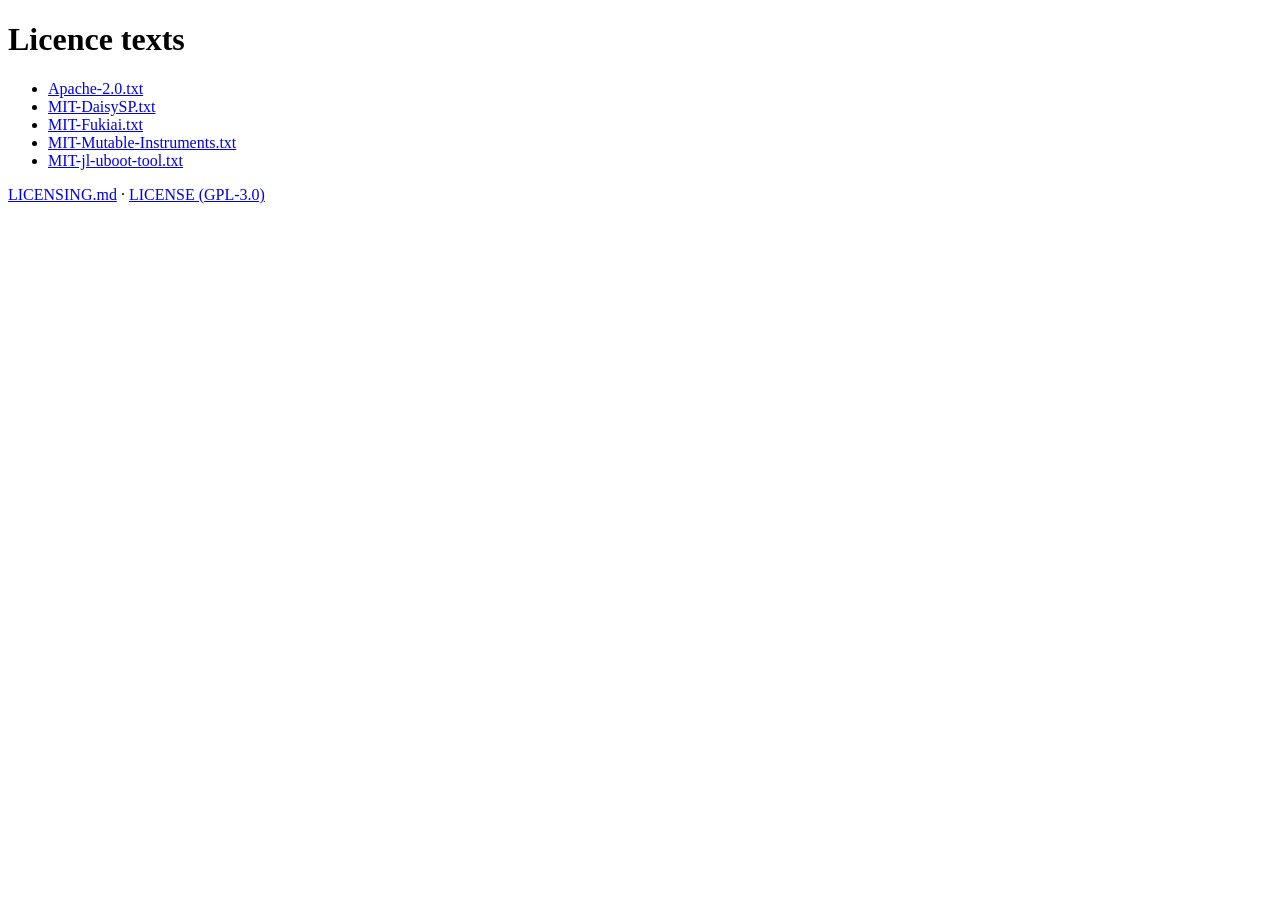
<file: firmware/LICENSES/index.html>
<!doctype html><meta charset="utf-8"><title>Licences</title><h1>Licence texts</h1><ul><li><a href="Apache-2.0.txt">Apache-2.0.txt</a></li><li><a href="MIT-DaisySP.txt">MIT-DaisySP.txt</a></li><li><a href="MIT-Fukiai.txt">MIT-Fukiai.txt</a></li><li><a href="MIT-Mutable-Instruments.txt">MIT-Mutable-Instruments.txt</a></li><li><a href="MIT-jl-uboot-tool.txt">MIT-jl-uboot-tool.txt</a></li></ul><p><a href="../LICENSING.md">LICENSING.md</a> · <a href="../LICENSE">LICENSE (GPL-3.0)</a></p>
</file>
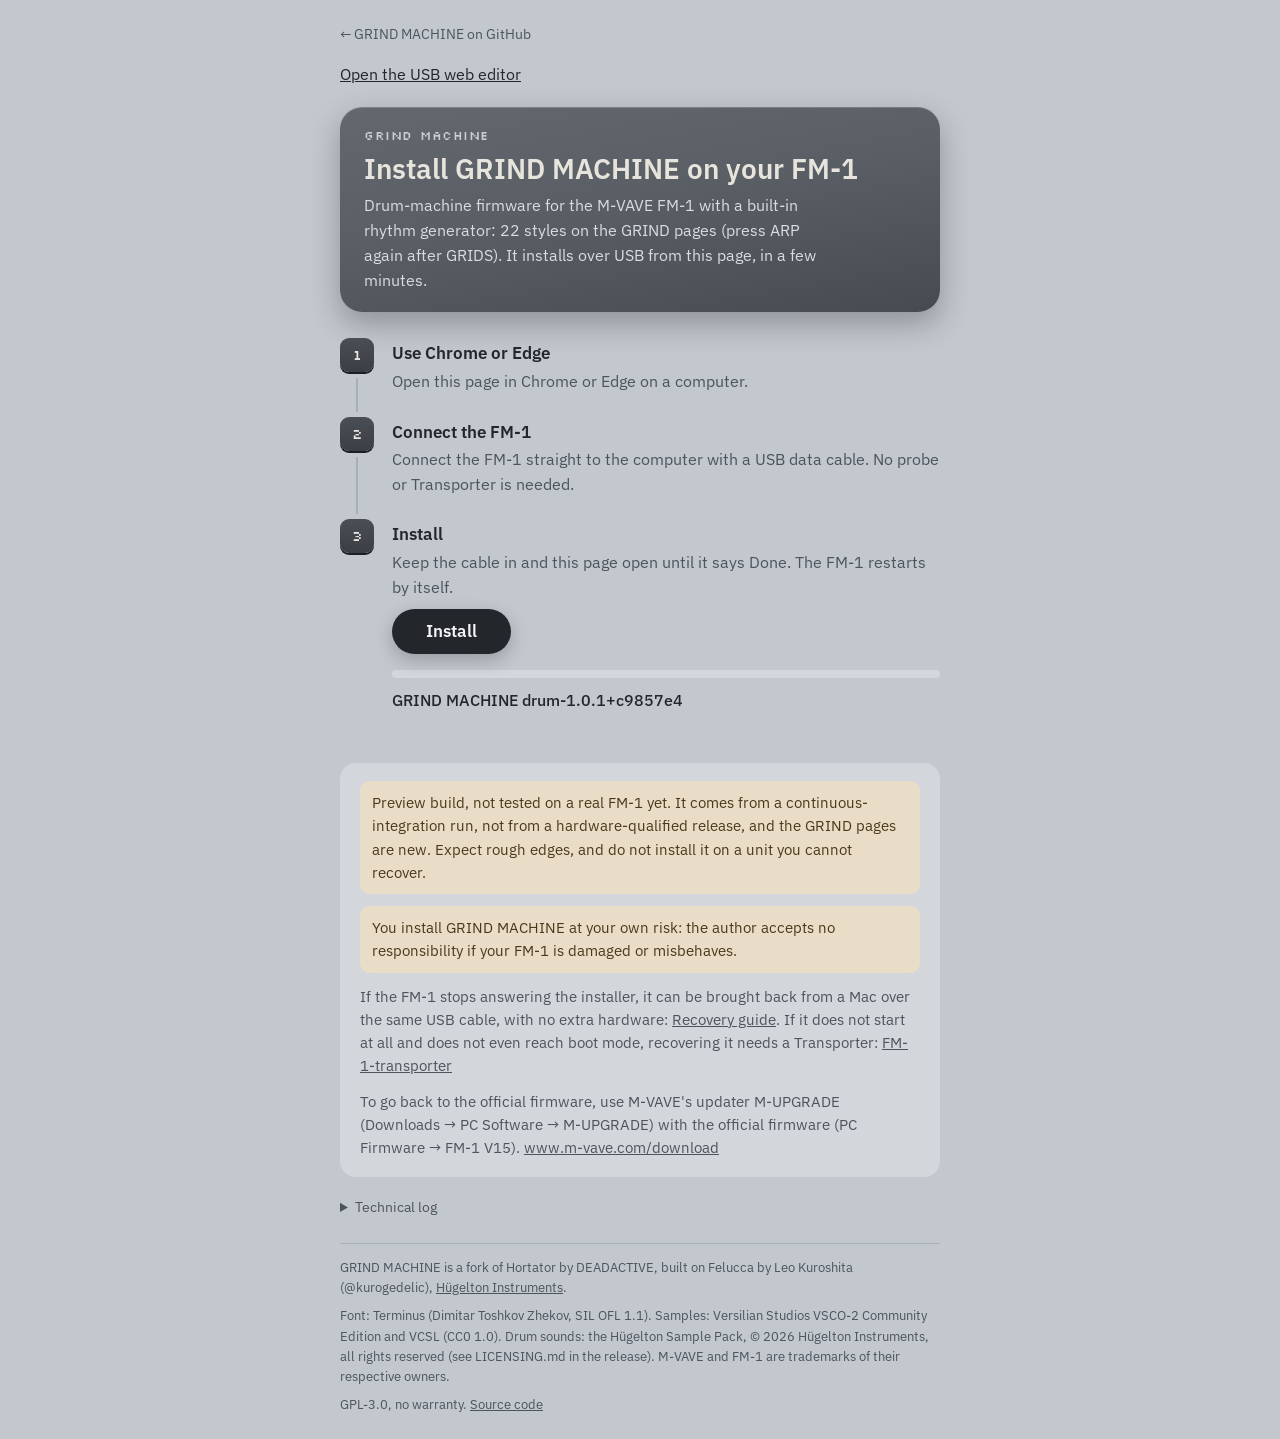
<file: webapp/installer/index.html>
<!doctype html>
<!-- SPDX-License-Identifier: GPL-3.0-only
     Copyright (C) 2026 Leo Kuroshita (@kurogedelic), Hügelton Instruments
     Drum machine fork: 2026 DEADACTIVE -->
<html lang="en">
<head>
<meta charset="utf-8">
<meta name="viewport" content="width=device-width, initial-scale=1">
<title>Install GRIND MACHINE</title>
<link rel="preconnect" href="https://fonts.googleapis.com">
<link rel="preconnect" href="https://fonts.gstatic.com" crossorigin>
<link href="https://fonts.googleapis.com/css2?family=IBM+Plex+Sans:wght@400;500;600&family=Silkscreen&display=swap" rel="stylesheet" media="print" onload="this.media='all'">
<style>
  :root {
    --backdrop: #c3c8ce; --ink: #23272c; --ink-soft: #4d545c; --panel: #5a5e65; --panel-ink: #e6e4dc;
    --card: #d3d7dc; --rule: #a9afb6; --warn-bg: #e9ddc7; --warn-ink: #4a3a1c; --accent: #23272c; --on-accent: #f3f4f6;
    color-scheme: light dark;
  }
  @media (prefers-color-scheme: dark) {
    :root:not([data-theme="light"]) { --backdrop: #1f2226; --ink: #e3e6ea; --ink-soft: #a7aeb6; --card: #2a2e33;
      --rule: #3c4249; --warn-bg: #3a3222; --warn-ink: #ead9b5; --accent: #e6e4dc; --on-accent: #1f2226; }
  }
  :root[data-theme="dark"] { --backdrop: #1f2226; --ink: #e3e6ea; --ink-soft: #a7aeb6; --card: #2a2e33;
    --rule: #3c4249; --warn-bg: #3a3222; --warn-ink: #ead9b5; --accent: #e6e4dc; --on-accent: #1f2226; }
  * { box-sizing: border-box; }
  body { margin: 0; background: var(--backdrop); color: var(--ink);
         font: 400 16px/1.55 "IBM Plex Sans", system-ui, sans-serif; padding: 16px; }
  a { color: inherit; }
  .back { display: inline-block; font-size: 14px; color: var(--ink-soft); text-decoration: none; margin: 8px 0 0; }
  .back:hover { color: var(--ink); text-decoration: underline; }
  main { max-width: 600px; margin: 0 auto; }
  .plate {
    margin: 20px 0 28px; padding: 22px 24px 20px; border-radius: 22px; color: var(--panel-ink);
    background: linear-gradient(170deg, #63676e, var(--panel) 45%, #474b51);
    box-shadow: 0 1px 0 rgba(255,255,255,.18) inset, 0 12px 30px rgba(20,24,30,.3);
  }
  .plate .silk { font: 13px/1 "Silkscreen", ui-monospace, monospace; letter-spacing: .04em; color: #c9ccd1; margin: 0 0 10px; }
  h1 { font-size: 28px; font-weight: 600; line-height: 1.2; margin: 0; }
  .plate p { margin: 8px 0 0; color: #d9dce0; max-width: 46ch; }
  ol.steps { list-style: none; counter-reset: step; padding: 0; margin: 0 0 28px; }
  ol.steps > li { counter-increment: step; position: relative; padding: 0 0 22px 52px; }
  ol.steps > li::before {
    content: counter(step); position: absolute; left: 0; top: -2px; width: 34px; height: 34px; border-radius: 9px;
    display: grid; place-items: center; font: 14px/1 "Silkscreen", ui-monospace, monospace;
    background: linear-gradient(180deg, #4a4e55, #3b3e44); color: #e6e4dc; box-shadow: 0 2px 0 #1c1e21;
  }
  ol.steps > li:not(:last-child)::after {
    content: ""; position: absolute; left: 16px; top: 38px; bottom: 4px; width: 2px; background: var(--rule);
  }
  ol.steps h2 { font-size: 17px; font-weight: 600; margin: 3px 0 2px; }
  ol.steps p { margin: 0; color: var(--ink-soft); }
  #go {
    font: 600 17px/1 "IBM Plex Sans", system-ui, sans-serif; margin: 10px 0 0; padding: 14px 34px; border: 0;
    border-radius: 999px; background: var(--accent); color: var(--on-accent); cursor: pointer;
    box-shadow: 0 6px 18px rgba(0,0,0,.22);
  }
  #go:disabled { opacity: .35; cursor: default; box-shadow: none; }
  #variants { border: 0; padding: 0; margin: 10px 0 4px; }
  #variants legend { padding: 0; font-weight: 500; }
  #variants label { display: block; margin: 4px 0 0; cursor: pointer; }
  #variants p { margin: 6px 0 0; font-size: 14px; }
  progress { -webkit-appearance: none; appearance: none; display: block; width: 100%; height: 8px; margin: 16px 0 0;
             border: 0; border-radius: 4px; background: var(--card); overflow: hidden; }
  progress::-webkit-progress-bar { background: var(--card); border-radius: 4px; }
  progress::-webkit-progress-value { background: var(--accent); border-radius: 4px; }
  progress::-moz-progress-bar { background: var(--accent); border-radius: 4px; }
  #status { margin: 10px 0 0; min-height: 1.55em; font-weight: 500; color: var(--ink); }
  #counted { margin: 6px 0 0; font-size: 13px; opacity: .75; }
  .notes { background: var(--card); border-radius: 16px; padding: 18px 20px; margin: 0 0 20px; }
  .notes p { margin: 0 0 12px; font-size: 15px; color: var(--ink-soft); }
  .notes p:last-child { margin-bottom: 0; }
  .notes .risk { background: var(--warn-bg); color: var(--warn-ink); border-radius: 10px; padding: 10px 12px; }
  details { margin: 0 0 24px; font-size: 14px; color: var(--ink-soft); }
  summary { cursor: pointer; }
  pre { font-size: 12px; white-space: pre-wrap; margin: 8px 0 0; }
  footer { font-size: 13px; color: var(--ink-soft); border-top: 1px solid var(--rule); padding-top: 14px; }
  footer p { margin: 0 0 8px; }
  :focus-visible { outline: 2px solid var(--ink); outline-offset: 3px; }
</style>
</head>
<body>
<main>
  <a class="back" href="https://github.com/DaFum/grind-machine">← GRIND MACHINE on GitHub</a>
  <p><a href="../editor/">Open the USB web editor</a></p>
  <header class="plate">
    <p class="silk">GRIND MACHINE</p>
    <h1>Install GRIND MACHINE on your FM-1</h1>
    <p>Drum-machine firmware for the M-VAVE FM-1 with a built-in rhythm generator: 22 styles on the GRIND pages (press ARP again after GRIDS). It installs over USB from this page, in a few minutes.</p>
  </header>

  <ol class="steps">
    <li><h2>Use Chrome or Edge</h2><p data-t="intro"></p></li>
    <li><h2>Connect the FM-1</h2><p data-t="direct"></p></li>
    <li>
      <h2>Install</h2>
      <p data-t="warn"></p>
      <fieldset id="variants" hidden>
        <legend data-t="which"></legend>
        <label><input type="radio" name="variant" value="std" checked> <span data-t="v_std"></span></label>
        <label><input type="radio" name="variant" value="ble"> <span data-t="v_ble"></span></label>
        <p data-t="v_ble_note"></p>
      </fieldset>
      <button id="go" disabled data-t="install"></button>
      <progress id="bar" max="100" value="0"></progress>
      <p id="status" role="status"></p>
      <p id="counted" data-t="counted" hidden></p>
    </li>
  </ol>

  <section class="notes" aria-label="Before you install">
    <p class="risk" data-t="exp"></p>
    <p class="risk" data-t="risk"></p>
    <p><span data-t="brick"></span>
      <a href="https://github.com/DaFum/grind-machine/blob/main/docs/RECOVERY.md" target="_blank" rel="noopener">Recovery
      guide</a>. <span data-t="brick2"></span>
      <a href="https://github.com/kurogedelic/FM-1-transporter" target="_blank" rel="noopener">FM-1-transporter</a></p>
    <p><span data-t="back"></span>
      <a href="https://www.m-vave.com/download" target="_blank" rel="noopener">www.m-vave.com/download</a></p>
  </section>

  <details>
    <summary>Technical log</summary>
    <pre id="log"></pre>
  </details>

  <footer>
    <p>GRIND MACHINE is a fork of Hortator by DEADACTIVE, built on Felucca by Leo Kuroshita (@kurogedelic),
      <a href="https://hugelton.com" target="_blank" rel="noopener">Hügelton Instruments</a>.</p>
    <p>Font: Terminus (Dimitar Toshkov Zhekov, SIL OFL 1.1). Samples: Versilian Studios VSCO-2 Community Edition and
      VCSL (CC0 1.0). Drum sounds: the Hügelton Sample Pack, © 2026 Hügelton Instruments, all rights reserved (see LICENSING.md in the release). M-VAVE and FM-1 are trademarks of their respective owners.</p>
    <p><span data-t="license"></span> <a href="https://github.com/DaFum/grind-machine" target="_blank" rel="noopener">Source code</a></p>
  </footer>
</main>
<script type="module">
// SPDX-License-Identifier: GPL-3.0-only
// Copyright (C) 2026 Leo Kuroshita (@kurogedelic), Hügelton Instruments
//
// FM-1 .fwsc packages in the browser: the package identity and the image the
// device reads during an update.

const BLOCKS = 20, BLK = 0x30, KEEP = 0x2F;

// the package identity ("FM-1_904"): one marker byte after each of the first 20 blocks
function productOf(fwsc) {
  if (fwsc.length < BLOCKS * BLK) throw new Error("not an FM-1 package (too short)");
  let s = "";
  for (let i = 0; i < BLOCKS; i++) {
    const m = fwsc[i * BLK + KEEP];
    if (m !== 0x7D) s += String.fromCharCode((m - i - 1) & 0xFF);
  }
  return s;
}

// the image the device addresses during an update: the .fwsc without the 20 marker bytes
function logicalImage(fwsc) {
  const out = new Uint8Array(fwsc.length - BLOCKS);
  for (let i = 0; i < BLOCKS; i++) out.set(fwsc.subarray(i * BLK, i * BLK + KEEP), i * KEEP);
  out.set(fwsc.subarray(BLOCKS * BLK), BLOCKS * KEEP);
  return out;
}

// SPDX-License-Identifier: GPL-3.0-only
// Copyright (C) 2026 Leo Kuroshita (@kurogedelic), Hügelton Instruments
//
// The FM-1 USB-MIDI update protocol over WebMIDI (after tools/fm1_install.py).
// Step 1: the running firmware (official
// or Felucca) reads parts of the package and stages the update loader. Step 2:
// the loader reads the whole image and writes it. Both steps are "the device
// asks, we answer": cmd 0x30 read requests on the logical image.

const HS_QUERY = [0xF0, 0x00, 0x32, 0x45, 0x00, 0x00, 0x00, 0x40, 0x7F, 0xF7];
const UPGRADE = [0xF0, 0x22, 0x24, 0x35, 0x7F, 0xF7];
const MAXDATA = 512;
const sleep = (ms) => new Promise((r) => setTimeout(r, ms));
const IS_OTA = (id) => /^ota-/i.test(id.model);

// errors carry a code the pages translate: notfound, model, stopped, noloader, lost, noreturn,
// mismatch (detail: the identity the device reports), badreq
function fail(code, msg, detail = "") { const e = new Error(msg); e.code = code; e.detail = detail; return e; }

function pack7(data) {
  const out = []; let acc = 0, nb = 0;
  for (const b of data) {
    acc |= b << nb; nb += 8;
    while (nb >= 7) { out.push(acc & 0x7F); acc >>>= 7; nb -= 7; }
  }
  if (nb) out.push(acc & 0x7F);
  return out;
}

function unpack7(s) {
  const out = []; let acc = 0, nb = 0;
  for (const b of s) {
    acc |= (b & 0x7F) << nb; nb += 7;
    while (nb >= 8) { out.push(acc & 0xFF); acc >>>= 8; nb -= 8; }
  }
  return out;
}

function response(addr, data, fl = 0) {
  const len = data.length;
  const body = [0x00, 0x59, 0x30, (len + 8) & 0xFF, ((len + 8) >> 8) & 0xFF, 0, fl,
    addr & 0xFF, (addr >>> 8) & 0xFF, (addr >>> 16) & 0xFF, (addr >>> 24) & 0xFF,
    len & 0xFF, (len >> 8) & 0xFF, 0, ...data];
  let s = 0;
  for (let i = 6; i < body.length; i++) s += body[i];
  body.push(~s & 0xFF);
  return [0xF0, ...pack7(body), 0xF7];
}

function parseRequest(pkt) {
  if (pkt[0] !== 0xF0 || pkt[pkt.length - 1] !== 0xF7) return null;
  const u = unpack7(pkt.slice(1, -1));
  if (u.length !== 15 || u[0] !== 0 || u[1] !== 0x59 || u[2] !== 0x30) return null;
  let s = 0;
  for (let i = 6; i < 14; i++) s += u[i];
  if ((~s & 0xFF) !== u[14]) return null;
  return { fl: u[6], addr: (u[7] | (u[8] << 8) | (u[9] << 16) | (u[10] << 24)) >>> 0, len: u[11] | (u[12] << 8) | (u[13] << 16) };
}

function parseIdentity(pkt) {
  const d = unpack7(pkt.slice(1, -1));
  if (d.length !== 34 || d[0] !== 0 || d[1] !== 0x59 || d[2] !== 0x11) return null;
  const txt = String.fromCharCode(...d.slice(6, 33)).replace(/\0+$/, "");
  const m = /^([^_]+)_(\d+)$/.exec(txt);
  return m ? { text: txt, model: m[1], version: parseInt(m[2], 10) } : null;
}

// one MIDI in/out pair with a SysEx queue
class Link {
  constructor(input, output) {
    this.input = input; this.output = output; this.q = []; this.waiter = null;
    input.onmidimessage = (ev) => {
      if (ev.data[0] !== 0xF0) return;
      this.q.push(Array.from(ev.data));
      if (this.waiter) { const w = this.waiter; this.waiter = null; w(); }
    };
  }
  get lost() { return this.input.state === "disconnected" || this.output.state === "disconnected"; }
  // false when the port is gone (unplugged): WebMIDI throws on a disconnected output
  send(bytes) {
    try { this.output.send(bytes); return true; } catch (_) { return false; }
  }
  drain() { this.q.length = 0; }
  async read(ms) {
    if (!this.q.length) {
      let tm;
      await Promise.race([new Promise((r) => { this.waiter = r; }), new Promise((r) => { tm = setTimeout(r, ms); })]);
      clearTimeout(tm);
      this.waiter = null;
    }
    return this.q.shift() || null;
  }
  close() { this.input.onmidimessage = null; }
}

async function handshake(link, tries = 3) {
  link.drain();
  for (let t = 0; t < tries; t++) {
    if (!link.send(HS_QUERY)) return null;
    const end = Date.now() + 1000;
    while (Date.now() < end) {
      const p = await link.read(end - Date.now());
      if (!p) break;
      const id = parseIdentity(p);
      if (id) return id;
    }
  }
  return null;
}

class Updater {
  constructor(access, log) {
    this.access = access;
    this.log = log || (() => {});
  }

  // every in/out pair with the same port name that answers the handshake
  async find(filter) {
    const outs = [...this.access.outputs.values()];
    for (const input of this.access.inputs.values()) {
      if (input.state === "disconnected") continue;
      if (!/fm-1|hortator|felucca|ota|composite|sinco|usb-midi/i.test(input.name || "")) continue;   // never probe other gear
      const output = outs.find((o) => o.name === input.name && o.state !== "disconnected");
      if (!output) continue;
      try { await input.open(); await output.open(); } catch (_) { continue; }
      const link = new Link(input, output);
      const id = await handshake(link, 2);
      if (id && (!filter || filter(id))) return { link, id, name: input.name };
      link.close();
    }
    return null;
  }

  async waitFor(filter, ms) {
    const end = Date.now() + ms;
    while (Date.now() < end) {
      const dev = await this.find(filter);
      if (dev) return dev;
      await sleep(1000);
    }
    return null;
  }

  // serve read requests until the device asks for one of the finish addresses; stops early
  // when the port disappears (lost: true) instead of waiting out idleMs
  async serve(link, image, finishAddr, idleMs, onProgress) {
    let served = 0, last = Date.now();
    for (;;) {
      const pkt = await link.read(1000);
      if (!pkt) {
        if (link.lost) return { served, finished: false, lost: true };
        if (Date.now() - last > idleMs) return { served, finished: false };
        continue;
      }
      const r = parseRequest(pkt);
      if (!r) continue;
      last = Date.now();
      if (r.addr === 0xE0000000 || r.addr === 0xF0000000) {
        link.send(response(r.addr, [...new TextEncoder().encode("success"), 0]));
        if (r.addr === finishAddr) return { served, finished: true };
        continue;
      }
      if (r.len > MAXDATA || r.addr + r.len > image.length) throw fail("badreq", `bad request ${r.addr.toString(16)}+${r.len}`);
      await sleep(10);
      if (!link.send(response(r.addr, Array.from(image.subarray(r.addr, r.addr + r.len)), r.fl))) {
        return { served, finished: false, lost: true };
      }
      served++;
      if (onProgress) onProgress(served, r.addr);
    }
  }

  // full install: running firmware -> loader -> new firmware
  async install(image, product, onStep) {
    const step = onStep || (() => {});
    const dev = await this.find((id) => !IS_OTA(id));
    if (!dev) throw fail("notfound", "FM-1 not found (USB cable, and no other app using it?)");
    const [model] = product.split("_");
    if (dev.id.model !== model) { dev.link.close(); throw fail("model", `the device is ${dev.id.text}, the package is for ${product}`); }
    step("start", dev.id.text);
    dev.link.send(UPGRADE);
    await sleep(2000);
    const s1 = await this.serve(dev.link, image, 0xE0000000, 8000, (n) => step("verify", n));
    dev.link.close();
    if (!s1.finished) throw fail(s1.lost ? "lost" : "stopped", `the device ${s1.lost ? "was disconnected" : "stopped"} after ${s1.served} requests: nothing was written`);
    step("loader");
    await sleep(3000);
    const ota = await this.waitFor((id) => id.model === "ota-" + model, 30000);
    if (!ota) throw fail("noloader", "the update loader did not appear. Replug the USB cable and press Install again: the device stays in update mode until it is finished.");
    const s2 = await this.write(ota, image, step);
    if (!s2.finished) throw fail(s2.lost ? "lost" : "stopped", `the loader ${s2.lost ? "was disconnected" : "stopped"} after ${s2.served} requests. Replug and press Install again to resume.`);
    step("reboot");
    await sleep(3000);
    const back = await this.waitFor((id) => !IS_OTA(id), 40000);
    if (!back) throw fail("noreturn", "the device did not come back: power-cycle it");
    back.link.close();
    if (back.id.text !== product) throw fail("mismatch", `installed, but the device reports ${back.id.text}`, back.id.text);
    step("done", back.id.text);
    return back.id.text;
  }

  // step 2 with the loader found by find()/waitFor()
  async write(ota, image, step) {
    ota.link.send(UPGRADE);
    await sleep(2000);
    const s2 = await this.serve(ota.link, image, 0xF0000000, 180000, (n) => step("write", n));
    ota.link.close();
    return s2;
  }

  // resume: the device is already in update mode (loader) -> true when the write finished
  async resume(image, onStep, product = null) {
    const model = product && product.split("_")[0];
    const ota = await this.find((id) => model ? id.model === "ota-" + model : IS_OTA(id));
    if (!ota) return false;
    const step = onStep || (() => {});
    const result = await this.write(ota, image, step);
    if (!result.finished) return false;
    if (product) {
      step("reboot");
      await sleep(3000);
      const back = await this.waitFor((id) => id.model === model, 40000);
      if (!back) throw fail("noreturn", "The FM-1 did not return after resuming the write.");
      back.link.close();
      if (back.id.text !== product) throw fail("mismatch", "The FM-1 reports a different firmware after resuming.", back.id.text);
      step("done", back.id.text);
    }
    return true;
  }
}

// SPDX-License-Identifier: GPL-3.0-only
// Drum machine fork: 2026 DEADACTIVE
// The site's counts (GoatCounter, https://www.goatcounter.com): page visits by GoatCounter's count.js, added from
// here only where the counter is on; one anonymous "install" event the installer sends after an install says Done
// (a plain request, whether count.js loaded or not: it never waits on it); the landing page shows the public count
// of installs beside its install button. No cookies, nothing about the device. Off when GC_CODE is empty, and on any
// page that is not the published site over https (localhost, a preview, a file, the tests). Used by the landing page
// (imported), the installer and the editor (inlined by web/make_site.py and tools/build_sim.sh).

// the GoatCounter site code (CODE.goatcounter.com); '' = the counter is off: no count.js, no ping, no count shown.
// The site's settings must allow "adding visitor counts on your website" for the count to be readable.
const GC_CODE = '';                            // GRIND MACHINE: no counter (upstream's code was 'deadactive': another
                                                      // project's account, which this site must not report to)
const GC_EVENT = 'install';                          // the event's path (its name in the dashboard)
const LOCAL = /^(localhost|127\.\d+\.\d+\.\d+|\[::1\]|0\.0\.0\.0|.*\.local)$/;

// on: a code, and a page served over https from a real host
function counterOn(loc = globalThis.location, code = GC_CODE) {
  return !!(code && loc && loc.protocol === 'https:' && loc.hostname && !LOCAL.test(loc.hostname));
}

// page visits: GoatCounter's count.js (async), added once to the page's head where the counter is on; never throws
function loadPageCounter({ doc = globalThis.document, loc = globalThis.location, code = GC_CODE } = {}) {
  try {
    const src = 'https://gc.zgo.at/count.js';
    if (!counterOn(loc, code) || !doc || doc.querySelector(`script[src="${src}"]`)) return false;
    const s = doc.createElement('script');
    s.async = true;
    s.src = src;
    s.setAttribute('data-goatcounter', `https://${code}.goatcounter.com/count`);
    doc.head.append(s);
    return true;
  } catch {
    return false;
  }
}

// one event "install" titled with the firmware version: fire and forget. Returns at once (true: a request went out);
// never throws, and a failed request is ignored, so an install can never wait on it or fail because of it.
function countInstall(version, { code = GC_CODE, loc = globalThis.location, fetch = globalThis.fetch } = {}) {
  try {
    if (!counterOn(loc, code) || typeof fetch !== 'function') return false;
    const url = `https://${code}.goatcounter.com/count?p=${GC_EVENT}&e=true&t=${encodeURIComponent(version)}` +
      `&rnd=${Math.random().toString(36).slice(2)}`;
    const sent = fetch(url, { mode: 'no-cors', keepalive: true, credentials: 'omit', cache: 'no-store',
      referrerPolicy: 'no-referrer' });
    if (sent && typeof sent.catch === 'function') sent.catch(() => {});
    return true;
  } catch {
    return false;
  }
}

// the public count of installs (GoatCounter's visitor counter, cached by it for up to four hours) -> a number, or
// null when off, slow (timeout ms), failed, or missing
async function installCount({ code = GC_CODE, loc = globalThis.location, fetch = globalThis.fetch,
  timeout = 3000 } = {}) {
  if (!counterOn(loc, code) || typeof fetch !== 'function') return null;
  const ctl = new AbortController(), timer = setTimeout(() => ctl.abort(), timeout);
  try {
    const r = await fetch(`https://${code}.goatcounter.com/counter/${GC_EVENT}.json`,
      { credentials: 'omit', referrerPolicy: 'no-referrer', signal: ctl.signal });
    if (!r.ok) return null;
    const digits = String((await r.json())?.count ?? '').replace(/[^\d]/g, '');   // "1,234" -> 1234
    return digits && Number(digits) > 0 ? Number(digits) : null;
  } catch {
    return null;
  } finally {
    clearTimeout(timer);
  }
}

const $ = (id) => document.getElementById(id);
const TEXT = {
  en: {
    intro: "Open this page in Chrome or Edge on a computer.",
    direct: "Connect the FM-1 straight to the computer with a USB data cable. No probe or Transporter is needed.",
    warn: "Keep the cable in and this page open until it says Done. The FM-1 restarts by itself.",
    install: "Install",
    exp: "Preview build, not tested on a real FM-1 yet. It comes from a continuous-integration run, not from a hardware-qualified release, and the GRIND pages are new. Expect rough edges, and do not install it on a unit you cannot recover.",
    risk: "You install GRIND MACHINE at your own risk: the author accepts no responsibility if your FM-1 is damaged or misbehaves.",
    brick: "If the FM-1 stops answering the installer, it can be brought back from a Mac over the same USB cable, with no extra hardware:",
    brick2: "If it does not start at all and does not even reach boot mode, recovering it needs a Transporter:",
    back: "To go back to the official firmware, use M-VAVE's updater M-UPGRADE (Downloads → PC Software → M-UPGRADE) with the official firmware (PC Firmware → FM-1 V15).",
    nomidi: "This browser cannot install firmware. Open the page in Chrome or Edge on a computer.", loadfail: "Could not load the firmware: ",
    start: "Starting", verify: "Verifying", loader: "Switching to update mode", write: "Writing",
    counted: "Counts visits and installs anonymously with GoatCounter: no cookies, no personal data.",
    reboot: "Restarting", done: "Done. The FM-1 restarts with GRIND MACHINE.", stopped: "Stopped. Replug the USB cable and press Install again.",
    error: "Error: ",
    denied: "MIDI (SysEx) access was not allowed. Allow MIDI in the site settings (address bar) and press Install again.",
    notfound: "FM-1 not found. Check the USB cable (a data cable), close other apps that use MIDI, and press Install again.",
    model: "The connected device is not an FM-1.",
    lost: "The USB connection was lost. Replug it and press Install again.",
    noloader: "The FM-1 in update mode was not found. Replug the USB cable and press Install again (it stays in update mode until it is finished).",
    noreturn: "The FM-1 did not come back. Power-cycle it.",
    mismatch: "Written, but the FM-1 reports another version: ",
    badpkg: "The firmware file is damaged. Reload the page.",
    leave: "Writing. Do not close the page.",
    license: "GPL-3.0, no warranty.",
    which: "Version",
    v_std: "GRIND MACHINE",
    v_ble: "Hortator + Bluetooth MIDI (experimental)",
    v_ble_note: "The same Hortator with Bluetooth MIDI added: MENU (hold HOME) > BLUETOOTH connects a BLE-MIDI keyboard or the M-VAVE SMC-Mixer (DAW mode: faders, knobs, mute, solo, record, transport). Bluetooth is off at every power-on until you turn it on there.",
  },
};
const lang = "en";
const t = (k) => TEXT[lang][k];
let lastKey = null, lastArg = "";
function applyLang() {
  document.documentElement.lang = lang;
  document.querySelectorAll("[data-t]").forEach((e) => { e.textContent = t(e.dataset.t); });
  if (lastKey) $("status").textContent = t(lastKey) + lastArg;
}
applyLang();
const sayK = (k, arg = "") => { lastKey = k; lastArg = arg; $("status").textContent = t(k) + arg; };
const say = (txt) => { lastKey = null; $("status").textContent = txt; };
const log = (t) => { $("log").textContent += t + "\n"; };
let image = null;
const meta = {"version": "drum-1.0.1+c9857e4", "product": "FM-1_984", "pkg": "../../firmware/felucca-drum-1.0.1-c9857e4.fwsc"};

let writing = false;
window.addEventListener("beforeunload", (e) => { if (writing) { e.preventDefault(); e.returnValue = t("leave"); } });

const load = async () => {
  if (!navigator.requestMIDIAccess) { sayK("nomidi"); return; }
  try {
    const r = await fetch(meta.pkg);
    if (!r.ok) throw new Error(`${meta.pkg}: HTTP ${r.status}`);
    const pkg = new Uint8Array(await r.arrayBuffer());
    if (productOf(pkg) !== meta.product) { sayK("badpkg"); return; }
    image = logicalImage(pkg);
    say(`GRIND MACHINE ${meta.version}`);
    $("go").disabled = false;
  } catch (e) { sayK("loadfail", e.message); }
};
load();
loadPageCounter();
if (counterOn()) $("counted").hidden = false;
if ((meta.variants || []).length > 1) $("variants").hidden = false;
document.querySelectorAll('input[name="variant"]').forEach((r) => r.addEventListener("change", () => {
  const v = meta.variants.find((x) => x.id === r.value);
  if (!v || writing) return;
  meta.pkg = v.pkg;
  meta.version = v.version;
  image = null;
  $("go").disabled = true;
  const radios = document.querySelectorAll('input[name="variant"]');   // one download at a time: no stale image
  radios.forEach((x) => { x.disabled = true; });
  load().finally(() => radios.forEach((x) => { x.disabled = false; }));
}));

$("go").addEventListener("click", async () => {
  $("go").disabled = true;
  let midi;
  try { midi = await navigator.requestMIDIAccess({ sysex: true }); }
  catch (e) { sayK("denied"); $("go").disabled = false; return; }
  writing = true;
  try {
    const up = new Updater(midi, log);
    const total = 74 + 1167;
    const step = (k, a) => {
      log(`${k} ${a ?? ""}`);
      if (k === "start") sayK("start");
      if (k === "verify") { sayK("verify"); $("bar").value = (a / total) * 100; }
      if (k === "loader") sayK("loader");
      if (k === "write") { sayK("write"); $("bar").value = ((74 + a) / total) * 100; }
      if (k === "reboot") sayK("reboot");
      if (k === "done") { $("bar").value = 100; sayK("done"); countInstall(meta.version); }
    };
    const ota = await up.find((id) => /^ota-/i.test(id.model));
    if (ota) {
      ota.link.close();
      sayK((await up.resume(image, step, meta.product)) ? "done" : "stopped");   // waits for the reboot, checks the identity
    } else {
      await up.install(image, meta.product, step);
    }
  } catch (e) {
    if (e && e.code && TEXT[lang][e.code]) sayK(e.code, e.detail || "");
    else sayK("error", e && e.message);
    log(String(e && e.stack || e));
  }
  writing = false;
  $("go").disabled = false;
});
</script>
</body>
</html>
</file>
<file: sim.css>
/* SPDX-License-Identifier: GPL-3.0-only
 * Drum machine fork: 2026 DEADACTIVE */
/* The page as the FM-1's screen: its MONO palette (firmware/src/gfx.c: five steps of one colour plus white, in the
 * firmware's own roles), its typeface (Terminus 8 x 16, tests/sim_font.mjs, on its 16 px grid: 16, 32, 48, 64, 80),
 * blends dithered (dither.js), headings that glitch as they arrive. Only the device keeps its hardware greys. */
@font-face { font-family: "Hortator Terminus"; src: url("terminus.woff?v=b145b58b83") format("woff"); font-display: swap; }
:root {
  --k: #000000;                                    /* the screen */
  --c1: #282828;                                   /* rules, separators */
  --c2: #505050;                                   /* inactive, empty, units */
  --c3: #828282;                                   /* labels */
  --c4: #bababa;                                   /* secondary text */
  --c5: #e2e2e2;                                   /* values, text */
  --w: #ffffff;                                    /* accent only: what is touched, where we are */
  --mono: "Hortator Terminus", ui-monospace, monospace;
  /* the device, a physical thing: its own greys */
  --body: #505050;
  --body-edge: #3c3c3c;
  --bed: #1e1e1e;
  --cap: #303030;
  --cap-top: #3e3e3e;
  --silk: #e2e2e2;
  --led: #ffffff;
  --focus: #ffffff;
  /* 2 px dither cells as tiles (dither.js draws the larger fields) */
  --d25: url("data:image/svg+xml,%3Csvg xmlns='http://www.w3.org/2000/svg' width='4' height='4' shape-rendering='crispEdges'%3E%3Crect width='2' height='2' fill='%23fff'/%3E%3C/svg%3E");
  --d50: url("data:image/svg+xml,%3Csvg xmlns='http://www.w3.org/2000/svg' width='4' height='4' shape-rendering='crispEdges'%3E%3Crect width='2' height='2' fill='%23fff'/%3E%3Crect x='2' y='2' width='2' height='2' fill='%23fff'/%3E%3C/svg%3E");
  color-scheme: dark;
}

* { box-sizing: border-box; }
[hidden] { display: none !important; }
html, body { margin: 0; }
body {
  background: var(--k);
  color: var(--c5);
  font: 16px/24px var(--mono);
  -webkit-font-smoothing: none;
  min-height: 100vh;
  display: flex;
  flex-direction: column;
  align-items: center;
  padding: 0 0 max(16px, env(safe-area-inset-bottom));
}
::selection { background: var(--w); color: var(--k); }

/* ---- page: the hero, then sections and footer in one column */
.install, .foot { width: min(100% - 32px, 1000px); }
button { font: inherit; }
.silk { font: 16px/1 var(--mono); letter-spacing: 0.25em; }
.cta {                                             /* the firmware's highlight: inverse on touch */
  display: inline-block; text-decoration: none; padding: 8px 20px; border: 2px solid var(--w);
  background: var(--w); color: var(--k); position: relative;
}
.cta.ghost { background: transparent; color: var(--w); }
.cta-slot { position: relative; display: inline-flex; }          /* the install count hangs under its button: */
.install-count { position: absolute; left: 0; top: 100%; margin-top: 8px; white-space: nowrap; color: var(--c5);
  background: var(--k); }                                          /* out of the flow, so nothing moves when it shows */
.install-count b { padding: 0 4px; color: var(--k); background: var(--w); font-weight: normal; }
.cta:hover { background: var(--k); color: var(--w); }
.cta.ghost:hover { background: var(--w); color: var(--k); }
.cta:focus-visible { outline: 2px dashed var(--w); outline-offset: 4px; }

/* the hero: a scroll track with a sticky stage; app.js maps the scroll to --p (0 far back and blurred .. 1 the
   simulator, flat and sharp). The stage is the screen's black with a dithered glow behind the device. */
.hero { position: relative; width: 100%; height: 420vh; }
.hero-end {                                     /* "Play it" lands in the middle of the steady stretch */
  position: absolute; left: 0; top: calc((100% - 100vh) * 0.8); height: 1px; width: 1px; pointer-events: none;
  scroll-snap-align: start; }
html { scroll-snap-type: y proximity; }
.hero-stage {
  position: sticky; top: 0; height: 100vh; overflow: hidden; perspective: 1500px; perspective-origin: 50% 40%;
  color: var(--c5); background-color: var(--k); image-rendering: pixelated;
  --hero-ink: var(--c5);
}
.hero-nav {
  position: absolute; top: 0; left: 0; right: 0; z-index: 5; display: flex; justify-content: space-between;
  align-items: center; padding: 16px max(16px, 4vw); color: var(--hero-ink);
}
.hero-nav .nav-links { display: flex; gap: 16px; }
.hero-nav a { color: var(--w); text-decoration: none; padding: 0 8px; border: 2px solid var(--w); }
.hero-nav a:hover { background: var(--w); color: var(--k); }
.scene { position: absolute; inset: 0; display: flex; align-items: center; justify-content: center;
  padding: 96px 0 118px;                         /* the device lands between the nav + power switch and the bar */
}
/* the dimming: an overlay's opacity, not a filter, and outside the blurred scene */
.scene-dim { position: absolute; inset: 0; background: var(--k); opacity: var(--dim, 0); pointer-events: none; }
.tilt { position: relative; transform-style: preserve-3d; will-change: transform; }
.tilt .fit { transform-style: preserve-3d; }
.desk-shadow {
  position: absolute; left: 50%; top: 50%; width: 70vw; height: 40vw; max-width: 1000px; max-height: 560px;
  transform: translate(-50%, -38%); border-radius: 50%;
  background: radial-gradient(closest-side, rgba(0,0,0,.7), rgba(0,0,0,0)); opacity: var(--shadow, 0.6);
}
.hero-copy {
  position: absolute; left: max(16px, 6vw); bottom: max(64px, 12vh); z-index: 4; max-width: 48rem;
  opacity: var(--copy, 1); transform: translateY(calc((1 - var(--copy, 1)) * -40px));
  pointer-events: var(--copy-events, auto);
}
.hero-copy h1 {
  font: 64px/64px var(--mono); margin: 0; max-width: 14ch; color: var(--w); text-transform: uppercase;
  text-shadow: 4px 4px 0 var(--k);
}
.hero-copy p { margin: 16px 0 0; max-width: 46ch; color: var(--c4); background: var(--k); }
.hero-copy .hero-count { color: var(--c5); }
.hero-copy .hero-count b { padding: 0 4px; color: var(--k); background: var(--w); font-weight: normal; }   /* the screen's inverted bars */
.hero-copy .hero-actions { display: flex; gap: 16px; flex-wrap: wrap; margin-top: 24px; background: none; }
.scroll-cue {
  position: absolute; right: max(16px, 4vw); bottom: 24px; margin: 0; color: var(--c3);
  opacity: var(--copy, 1); letter-spacing: 0.1em; z-index: 4;
}
.scroll-cue::after { content: ""; display: block; width: 2px; height: 32px; margin: 8px auto 0; background: currentColor;
  transform-origin: top; animation: cue 1.8s steps(6) infinite; }
@keyframes cue { 0% { transform: scaleY(0); } 50% { transform: scaleY(1); } 100% { transform: scaleY(1); opacity: 0; } }
/* the simulator's bar under the device: the power caption, Controls, Reset in one row; the reset confirm a pop-over
   above it and status notes float above it, so nothing in the row ever moves */
.play-bar {
  position: absolute; left: 50%; bottom: 20px; transform: translateX(-50%); z-index: 7; display: flex; gap: 12px;
  align-items: center; white-space: nowrap; color: var(--hero-ink);
  opacity: var(--arrived, 0); pointer-events: var(--arrived-events, none); transition: opacity 0.45s steps(4);
}
.power-note { color: var(--c4); margin-right: 8px; }
@media (max-width: 560px) {                       /* phones: the caption above the row, the row one line */
  .power-note { position: absolute; bottom: calc(100% + 8px); left: 50%; transform: translateX(-50%);
    width: max-content; max-width: calc(100vw - 32px); white-space: normal; text-align: center; margin: 0; }
  .play-bar { gap: 8px; }
  .bar-btn { padding: 0 8px; }
}
.bar-btn, .confirm button {
  background: var(--k); color: var(--c5); border: 2px solid var(--c3); padding: 2px 14px; cursor: pointer;
}
.bar-btn:hover, .confirm button:hover { border-color: var(--w); color: var(--w); }
.bar-btn[aria-expanded="true"] { background: var(--w); color: var(--k); border-color: var(--w); }
.confirm {
  position: absolute; bottom: calc(100% + 12px); right: 0; width: min(360px, calc(100vw - 32px)); white-space: normal;
  display: flex; flex-wrap: wrap; gap: 8px; padding: 14px 16px; background: var(--k); border: 2px solid var(--w);
}
.confirm p { flex-basis: 100%; margin: 0 0 4px; color: var(--c5); }
.play-bar .note { position: absolute; bottom: calc(100% + 8px); left: 50%; transform: translateX(-50%); width: max-content;
  max-width: calc(100vw - 32px); white-space: normal; text-align: center; margin: 0; color: var(--c4); pointer-events: none; }
.help {                                         /* a sheet over the stage, above the Controls bar that opens it */
  position: absolute; z-index: 8; left: 50%; bottom: 80px; transform: translateX(-50%); width: min(780px, 100% - 32px);
  display: grid; grid-template-columns: repeat(auto-fit, minmax(260px, 1fr)); gap: 0 32px; padding: 12px 20px 16px;
  background: var(--k); color: var(--c5); border: 2px solid var(--c3);
  max-height: calc(100vh - 150px); overflow: auto;   /* above the bar */
}
.help h2 { font: 16px/24px var(--mono); color: var(--w); margin: 8px 0 0; text-transform: uppercase; }
.help ul { margin: 0; padding-left: 16px; color: var(--c4); }
.note { min-height: 1.5em; margin: 6px 0 0; color: var(--c4); }

/* Controls beside the device on wide screens: the stage keeps the panel's width free, the device moves left and is
   fitted to what is left (app.js HELP_W); the change eases, only while it happens (.easing), so scrolling never lags */
@property --scale { syntax: '<number>'; inherits: true; initial-value: 1; }
.hero-stage { --help-w: 320px; }
.hero-stage.easing .device { transition: --scale .35s ease; }
.hero-stage.easing .fit { transition: width .35s ease, height .35s ease; }
.hero-stage.easing .scene { transition: padding .35s ease; }
@media (min-width: 900px) {
  .hero-stage.help-open .scene { padding-right: calc(var(--help-w) + 40px); }
  .hero-stage.help-open .help { left: auto; right: 24px; top: 96px; bottom: auto; transform: none; width: var(--help-w);
    grid-template-columns: 1fr; align-content: start; max-height: calc(100vh - 222px); }
  .hero-stage.help-open .more-cue { opacity: 0; pointer-events: none; }
}

/* depth: the panel's parts stand off its face; walls around its outline give the body its depth (app.js) */
.device { transform-style: preserve-3d; }
.device > .tray { translate: 0 0 1px; }
.device > .bezel { translate: 0 0 1px; }
.device > canvas.lcd { translate: 0 0 2px; }   /* in front of its bezel, behind the caps */
.device > .lbl { translate: 0 0 1px; }
.device > .btn { translate: 0 0 7px; }
.device > .key { translate: 0 0 5px; }
.device > .enc { translate: 0 0 9px; transform-style: preserve-3d; }
.device > .enc .cap { translate: 0 0 8px; }
.device > .walls { left: 0; top: 0; width: 0; height: 0; transform-style: preserve-3d; pointer-events: none; }
.walls > div { position: absolute; left: 0; top: 0; transform-origin: 0 0; backface-visibility: visible; }
.device > .glare {
  inset: 0; border-radius: 44px; pointer-events: none; translate: 0 0 12px; opacity: 0; overflow: hidden;
}
.glare-band {                                    /* a fixed gradient moved by transform: composited, never repainted */
  position: absolute; top: -40%; left: 0; width: 55%; height: 180%; will-change: transform;
  background: linear-gradient(90deg, transparent, rgba(255,255,255,.2) 50%, transparent);
}
.device.waiting { pointer-events: none; }
html { scroll-behavior: smooth; }
@media (prefers-reduced-motion: reduce) { html { scroll-behavior: auto; } }

/* ---- headings glitch as they arrive (dither.js initGlitch): the text torn into offset slices, a few frames */
.glitch { position: relative; }
.glitch.glitching { animation: glitch-base .5s steps(1, end) 1; }
.glitch.glitching::before, .glitch.glitching::after {
  content: attr(data-text); position: absolute; inset: 0; background: var(--k); pointer-events: none;
}
.glitch.glitching::before { color: var(--w); animation: glitch-a .5s steps(1, end) 1 forwards; }
.glitch.glitching::after { color: var(--c3); animation: glitch-b .5s steps(1, end) 1 forwards; }
@keyframes glitch-base { 0% { transform: translateX(0); } 20% { transform: translateX(-4px); } 40% { transform: translateX(4px); }
  60% { transform: translateX(0); opacity: .6; } 80% { opacity: 1; } }
@keyframes glitch-a {
  0% { clip-path: inset(8% 0 72% 0); transform: translateX(-12px); }
  20% { clip-path: inset(52% 0 30% 0); transform: translateX(16px); }
  40% { clip-path: inset(22% 0 60% 0); transform: translateX(-6px); }
  60% { clip-path: inset(70% 0 8% 0); transform: translateX(10px); }
  80% { clip-path: inset(40% 0 44% 0); transform: translateX(-20px); }
  100% { clip-path: inset(100% 0 0 0); transform: none; } }
@keyframes glitch-b {
  0% { clip-path: inset(60% 0 20% 0); transform: translateX(8px); }
  25% { clip-path: inset(12% 0 76% 0); transform: translateX(-14px); }
  50% { clip-path: inset(80% 0 4% 0); transform: translateX(6px); }
  75% { clip-path: inset(30% 0 50% 0); transform: translateX(12px); }
  100% { clip-path: inset(100% 0 0 0); transform: none; } }

/* ---- the manual: the panel map (a small FM-1 beside the list of its controls, manual.js lights both), then ten
   guides, numbered as the install steps are */
.manual { width: 100%; color: var(--c5); padding: 96px max(16px, 5vw) 0; background: var(--k); }
.manual-head, .panel-map, .guides { max-width: 1180px; margin-left: auto; margin-right: auto; }
.manual-head { margin-bottom: 48px; }
.manual-head h2 { font: 48px/48px var(--mono); margin: 0; max-width: 24ch; color: var(--w); text-transform: uppercase; }
.manual-head p { color: var(--c4); max-width: 60ch; margin: 16px 0 0; }
.manual a { color: var(--w); }
.panel-map { display: grid; grid-template-columns: minmax(0, 1.15fr) minmax(0, 1fr); gap: 48px; align-items: start; }
.map-stage { position: sticky; top: 10vh; }
.map-device { position: relative; aspect-ratio: 1000 / 620; }
.map-device .hit { cursor: pointer; }
.mini .m-btn.on, .mini .m-key.on { background: var(--w); }
.mini .m-enc.on { background: var(--c5); box-shadow: 0 0 0 6px var(--w); }
.map-caption { min-height: 72px; margin: 24px 0 0; padding: 12px 16px; border: 2px solid var(--c2); color: var(--c4); }
.map-list h3 { font: 16px/24px var(--mono); margin: 24px 0 8px; color: var(--c3); text-transform: uppercase; }
.map-list h3:first-child { margin-top: 0; }
.map-list ul { list-style: none; margin: 0; padding: 0; }
.map-list li { padding: 8px 8px; border-top: 2px solid var(--c1); color: var(--c4); cursor: default; }
.map-list li.on { background: var(--c1); color: var(--c5); }
.map-list li:focus-visible { outline: 2px dashed var(--focus); outline-offset: -2px; }
.map-list li.on b, .map-stage .map-caption b { background: var(--w); border-color: var(--w); color: var(--k); }
.guides { list-style: none; counter-reset: guide; padding: 0; margin-top: 96px; margin-bottom: 0; display: grid;
  grid-template-columns: repeat(2, minmax(0, 1fr)); gap: 48px 56px; }
.guide { counter-increment: guide; padding-top: 16px; border-top: 2px solid var(--c1); }
.guide h3 { display: flex; align-items: center; gap: 16px; font: 16px/32px var(--mono); margin: 0 0 16px; color: var(--w);
  text-transform: uppercase; }
.guide h3::before { content: counter(guide, decimal-leading-zero); padding: 0 6px; color: var(--k); background: var(--w); }
.guide p { margin: 0 0 8px; color: var(--c4); }
.guide p.where { margin-top: 16px; color: var(--c5); }
@media (max-width: 860px) {                       /* phones: the FM-1 on top, the list under it */
  .manual { padding-top: 64px; }
  .panel-map { grid-template-columns: minmax(0, 1fr); gap: 24px; }
  .map-stage { position: static; }
  .guides { margin-top: 64px; grid-template-columns: minmax(0, 1fr); }
}

/* ---- the features: eight chapters, each a piece computed by the firmware's own sound code (features.js), on a
   plate drawn as the screen draws its pages: black, rules in the darkest tone, values bright */
.features { width: 100%; color: var(--c5); padding: 96px max(16px, 5vw) 128px; background: var(--k); }
.features-head { max-width: 1180px; margin: 0 auto 32px; }
.features-head h2, .install-head h2 {
  font: 48px/48px var(--mono); margin: 0; max-width: 24ch; color: var(--w); text-transform: uppercase;
}
.features-head p { color: var(--c4); max-width: 60ch; margin: 16px 0 0; }
.dither-rule { display: block; height: 32px; margin: 0; image-rendering: pixelated; }   /* dither.js fills it */
.chapter { max-width: 1180px; margin: 0 auto; padding: 80px 0; display: grid; align-items: start;
  grid-template-columns: minmax(264px, 36ch) minmax(0, 1fr); gap: 48px; border-top: 2px solid var(--c1); }
.features-head + .chapter { border-top: 0; }
.ch-text { position: sticky; top: 10vh; }
.ch-text h3 { font: 32px/32px var(--mono); margin: 0 0 16px; color: var(--w); text-transform: uppercase; }
.ch-text p { margin: 0 0 8px; color: var(--c4); }
.ch-text p.where { margin-top: 16px; color: var(--c5); }
.device-screen { margin: 24px 0 0; }
.device-screen canvas { display: block; width: 240px; height: 240px; max-width: 100%; aspect-ratio: 1; padding: 12px;
  box-sizing: content-box; background: var(--k); image-rendering: pixelated; image-rendering: crisp-edges;
  border: 2px solid var(--c2); box-shadow: 6px 6px 0 var(--c1); }
.device-screen figcaption { margin-top: 16px; max-width: 268px; color: var(--c3); }
.plate { position: relative; min-height: 340px; display: grid; gap: 20px; align-content: start;
  background: var(--k); padding: 22px; border: 2px solid var(--c2); box-shadow: 8px 8px 0 var(--c1); }
.plate::before { content: ""; position: absolute; left: -2px; top: -2px; width: 16px; height: 16px;   /* the screen's corner */
  border-left: 2px solid var(--w); border-top: 2px solid var(--w); pointer-events: none; }
.features.lab-failed .plate[data-piece]:not([data-piece="ble"]):empty::after {
  content: "These pictures need WebAssembly, which this browser has turned off."; color: var(--c4); }
.plate .scope { display: block; width: 100%; height: 220px; }
.plate .lab-play { justify-self: end; display: inline-flex; align-items: center; gap: 10px; min-height: 40px;
  padding: 0 16px 0 12px; border: 2px solid var(--w); background: var(--k); color: var(--w); cursor: pointer; }
.plate .lab-play::before { content: ""; width: 0; height: 0; border-style: solid; border-width: 6px 0 6px 10px;
  border-color: transparent transparent transparent currentColor; }
.plate .lab-play:hover { background: var(--c1); }
.plate .lab-play[aria-pressed="true"] { background: var(--w); color: var(--k); }
.plate .lab-play[aria-pressed="true"]::before { width: 10px; height: 10px; border: 0; background: currentColor; }
.plate .lab-play:disabled { cursor: default; opacity: .6; }
.plate .knobs { display: flex; flex-wrap: wrap; gap: 16px 24px; }
.plate .knob { display: grid; justify-items: center; gap: 4px; min-width: 64px; }
.plate .knob .dial { position: relative; width: 56px; height: 56px; border-radius: 50%; cursor: grab; touch-action: none;
  background: conic-gradient(from -135deg, var(--w) calc(var(--f, 0) * 270deg), var(--c1) 0 270deg, transparent 0); }
.plate .knob .dial:active { cursor: grabbing; }
.plate .knob .cap { position: absolute; inset: 5px; border-radius: 50%; background: var(--k); border: 2px solid var(--c2); }
.plate .knob .cap::after { content: ""; position: absolute; left: 50%; top: 3px; width: 2px; height: 14px; margin-left: -1px;
  background: var(--w); }
.plate .knob .name, .plate .chip { font: 16px/1 var(--mono); }
.plate .knob .name { color: var(--c3); }
.plate .knob .val { color: var(--c5); line-height: 1; min-height: 16px; }
.plate .chips { display: flex; flex-wrap: wrap; gap: 6px; }
.plate .chip { min-height: 32px; padding: 0 8px; border: 2px solid var(--c2); background: var(--k); color: var(--c4); cursor: pointer; }
.plate .chip:hover { border-color: var(--c4); }
.plate .chip[aria-checked="true"] { background: var(--w); border-color: var(--w); color: var(--k); }
.plate .scopes { display: grid; gap: 18px; }
.plate .scope.gr { height: 110px; }
.plate .scope.per-step { height: 96px; }
.plate .lfo-groups { display: flex; flex-wrap: wrap; gap: 16px 40px; }
.plate .lfo-group { display: grid; gap: 12px; }
.plate .lfo-head { margin: 0; color: var(--c4); }
.plate .lfo-head::before { content: ""; display: inline-block; width: 16px; height: 4px; margin-right: 8px; vertical-align: middle; }
.plate .lfo-head.key-led::before { background: var(--w); }
.plate .lfo-head.key-warm::before { background: var(--k) var(--d50) 0 0 / 4px 4px; }
.plate .scopes.two { grid-template-columns: minmax(0, 2fr) minmax(0, 1fr); }
.plate .controls-row { display: flex; flex-wrap: wrap; align-items: flex-end; justify-content: space-between; gap: 20px; }
.plate .families { display: grid; grid-template-columns: repeat(auto-fill, minmax(min(100%, 228px), 1fr)); gap: 14px 22px; }
.plate .families.inline { display: flex; flex-wrap: wrap; gap: 14px 32px; }
.plate .family { display: grid; gap: 8px; align-content: start; }
.plate .family-name { color: var(--c3); }
.plate .play-slot { display: flex; align-items: center; gap: 16px; margin-left: auto; }
.plate .play-slot .lab-play { justify-self: auto; }
.plate .pad { width: 84px; height: 84px; border: 2px solid var(--c3); cursor: pointer; touch-action: none;
  font: 16px/1 var(--mono); color: var(--c5); background: var(--c1); box-shadow: 4px 4px 0 var(--c2); }
.plate .pad:hover { border-color: var(--w); }
.plate .pad.down, .plate .pad:active { transform: translate(4px, 4px); box-shadow: none; background: var(--w); color: var(--k); }
.plate .legend { display: flex; flex-wrap: wrap; gap: 6px 20px; margin: 0; color: var(--c3); }
.plate .legend span::before { content: ""; display: inline-block; width: 16px; height: 4px; margin-right: 8px;
  vertical-align: middle; background: var(--c2); }
.plate .legend .key-led::before { background: var(--w); }
.plate .legend .key-warm::before { background: var(--k) var(--d50) 0 0 / 4px 4px; }
.plate .lane { display: grid; grid-template-columns: repeat(16, minmax(0, 1fr)); gap: 6px 4px; }
.plate .lane-step { display: grid; gap: 4px; justify-items: stretch; padding: 4px 0; }
.plate .lane-step.now { background: var(--c1); }
.plate .step-pad { height: 32px; border: 2px solid var(--c1); background: var(--k); cursor: pointer; padding: 0; }
.plate .lane-step.beat .step-pad { border-color: var(--c2); }
.plate .step-pad[aria-pressed="true"] { background: var(--c2); }
.plate .step-pad.fired { background: var(--w); border-color: var(--w); }
.plate .step-tag { min-height: 32px; padding: 0; border: 0; background: none; color: var(--c3); cursor: pointer;
  font: 16px/16px var(--mono); white-space: pre; overflow: hidden; }
.plate .step-tag[aria-pressed="true"] { background: var(--w); color: var(--k); }
.plate .step-tag:disabled { cursor: default; }
.plate .sel-name { align-self: center; margin: 0 8px 0 0; min-width: 4.5em; color: var(--w); }
.plate .scope.dice { height: 168px; }
.plate .dice-caption { margin-top: -8px; }
.plate .live-row { display: flex; flex-wrap: wrap; gap: 20px 40px; padding-top: 16px; border-top: 2px solid var(--c1); }
.plate .live-group { display: grid; gap: 10px; align-content: start; justify-items: start; }
.plate .live-group .family-name { margin: 0; }
.plate .live-btn { min-height: 36px; padding: 0 14px; border: 2px solid var(--c3); background: var(--k); color: var(--c5); cursor: pointer; }
.plate .live-btn:hover { border-color: var(--w); }
.plate .live-btn.quiet { border-color: transparent; color: var(--c3); }
.plate .live-btn.rec[aria-pressed="true"] { background: var(--w); color: var(--k); border-color: var(--w);
  animation: wait-blink .5s steps(2, jump-none) infinite; }
.plate .live-state { min-height: 24px; color: var(--c4); }
.plate .live-state.waiting { color: var(--w); animation: wait-blink .5s steps(2, jump-none) infinite; }
@keyframes wait-blink { 50% { opacity: .35; } }
@media (prefers-reduced-motion: reduce) { .plate .live-state.waiting, .plate .live-btn.rec { animation: none; } }
.plate .motion-row { display: flex; align-items: center; gap: 16px; }
.plate .scope.motion { width: min(320px, 50vw); height: 56px; }
.plate .motion-btns { display: flex; gap: 8px; }
.plate .grids-stage { display: grid; grid-template-columns: 200px minmax(0, 1fr); gap: 24px; align-items: center; }
.plate .scope.xy { width: 200px; height: 200px; cursor: crosshair; touch-action: none; border: 2px solid var(--c1); }
.plate .scope.lanes { height: 168px; }
.plate .chain { display: flex; flex-wrap: wrap; align-items: stretch; gap: 10px; }
.plate .stage { position: relative; display: grid; justify-items: center; align-content: start; gap: 8px; padding: 8px 6px 10px;
  border: 2px solid var(--c1); min-width: 76px; opacity: .5; }
.plate .stage.on, .plate .stage.voice { opacity: 1; border-color: var(--c2); }
.plate .stage.voice { justify-content: center; align-content: center; }
.plate .stage:not(.send)::after { content: ""; position: absolute; right: -12px; top: 50%; width: 10px; height: 2px; background: var(--c2); }
.plate .stage-name { border: 0; background: none; padding: 2px 6px; cursor: pointer; color: var(--c4); font: 16px/1 var(--mono); }
.plate .stage.on .stage-name { color: var(--k); background: var(--w); }
.plate .stage-name.fixed { cursor: default; }
.plate .sends { display: flex; gap: 10px; padding-left: 14px; margin-left: 4px; border-left: 2px dashed var(--c2); }
.plate .perform { display: grid; gap: 10px; }
.plate .perform .family-name { margin: 0; }
.plate .perform-keys { display: flex; flex-wrap: wrap; gap: 10px 18px; }
.plate .key-group { display: flex; gap: 6px; }
.plate .perf-key { width: 74px; min-height: 64px; padding: 8px 4px; border: 2px solid var(--c2); border-top: 0; cursor: pointer;
  touch-action: none; user-select: none; -webkit-user-select: none; background: var(--k);
  box-shadow: inset 0 -6px 0 var(--c1); color: var(--c4); text-align: center; font: 16px/16px var(--mono); }
.plate .perf-key:hover { border-color: var(--c4); }
.plate .perf-key.down { background: var(--w); color: var(--k); border-color: var(--w); box-shadow: none; transform: translateY(2px); }
.plate .ble-stage { display: grid; grid-template-columns: auto minmax(60px, 1fr) auto; align-items: center; gap: 0 4px; }
.plate .ble-node { display: grid; justify-items: center; gap: 4px; padding: 14px 16px; border: 2px solid var(--c2);
  background: var(--k); transition: opacity .4s steps(4), border-color .4s; }
.plate .ble-node.fm1 { border-color: var(--c4); }
.plate .ble-name { font: 16px/1.2 var(--mono); color: var(--w); }
.plate .ble-sub { color: var(--c3); }
.plate .ble-node.fm1 .ble-sub { color: var(--c4); }
.plate.ble:not([data-step="2"]):not([data-step="3"]) .ble-node.ctl { opacity: .3; }
.plate .ble-faders { display: flex; gap: 18px; height: 46px; margin-bottom: 4px; }
.plate .ble-fader { position: relative; width: 4px; background: var(--c1); }
.plate .ble-levels { display: flex; gap: 6px; height: 46px; align-items: flex-end; margin-bottom: 4px; }
.plate .ble-level { position: relative; width: 12px; height: 100%; border: 2px solid var(--c2); }
.plate .ble-level i { position: absolute; left: 0; right: 0; bottom: 0; height: 60%; background: var(--c5); transition: height .15s steps(3); }
.plate .ble-fader i { position: absolute; left: -6px; top: 0; width: 16px; height: 8px; background: var(--c4);
  transition: transform .15s steps(3); }
.plate .ble-air { position: relative; height: 120px; overflow: hidden; }
.plate .ble-link { position: absolute; left: 0; right: 0; top: 50%; border-top: 2px dashed var(--c2); }
.plate.ble[data-step="2"] .ble-link, .plate.ble[data-step="3"] .ble-link { border-top: 2px solid var(--w); }
.plate .ble-rings span { position: absolute; left: 0; top: 50%; width: 30px; height: 30px; margin: -15px 0 0 -15px; border-radius: 50%;
  border: 2px dashed var(--w); opacity: 0; }
.plate.ble[data-step="1"] .ble-rings span { animation: ble-ring 1.8s steps(9) infinite; }
.plate.ble[data-step="1"] .ble-rings span:nth-child(2) { animation-delay: .6s; }
.plate.ble[data-step="1"] .ble-rings span:nth-child(3) { animation-delay: 1.2s; }
@keyframes ble-ring { from { transform: scale(.4); opacity: .8; } to { transform: scale(12); opacity: 0; } }
.plate .ble-packet { position: absolute; right: 0; top: 50%; width: 8px; height: 8px; margin-top: -4px;
  background: var(--w); animation: ble-fly .9s steps(12) forwards; }
@keyframes ble-fly { to { right: calc(100% - 8px); } }
.plate .ble-row { display: flex; flex-wrap: wrap; gap: 20px 28px; align-items: flex-start; }
.plate .ble-side { flex: 1 1 340px; display: grid; gap: 14px; }
.plate .ble-status { display: flex; flex-wrap: wrap; justify-content: space-between; gap: 10px; }
.plate .ble-states { display: flex; flex-wrap: wrap; gap: 6px; }
.plate .ble-state { font: 16px/1 var(--mono); padding: 6px 6px; border: 2px solid var(--c1); color: var(--c2); }
.plate .ble-state.on { color: var(--k); background: var(--w); border-color: var(--w); }
.plate .ble-console { list-style: none; margin: 0; padding: 12px 14px; background: var(--k); border: 2px solid var(--c1);
  display: grid; gap: 8px; font: 16px/24px var(--mono); color: var(--c2); }
.plate .ble-console li { display: flex; flex-wrap: wrap; gap: 0 16px; }
.plate .ble-console code { color: inherit; font: inherit; min-width: 9em; }
.plate .ble-console code::before { content: "> "; color: var(--c2); }
.plate .ble-console li.done { color: var(--c3); }
.plate .ble-console li.now { color: var(--w); }
.plate .ble-next { flex: 0 1 200px; display: grid; gap: 6px; padding: 14px; border: 2px dashed var(--c2); opacity: .7; }
@media (prefers-reduced-motion: reduce) {
  .plate .ble-rings span, .plate .ble-packet { animation: none; display: none; }
}
.plate :focus-visible { outline: 2px dashed var(--focus); outline-offset: 3px; }
@media (max-width: 860px) {                       /* phones: the text, then its plate */
  .features { padding-top: 64px; }
  .chapter { grid-template-columns: minmax(0, 1fr); gap: 24px; padding: 48px 0; }
  .ch-text { position: static; }
  .plate { padding: 14px; min-height: 260px; box-shadow: 4px 4px 0 var(--c1); }
  .plate .knobs { gap: 14px 18px; }
  .plate .lane { grid-template-columns: repeat(8, minmax(0, 1fr)); }
  .plate .grids-stage { grid-template-columns: minmax(0, 1fr); justify-items: center; }
  .plate .perf-key { width: 62px; }
  .plate .sends { padding-left: 0; margin-left: 0; border-left: 0; }
  .plate .ble-node { padding: 10px 8px; }
  .plate .ble-air { height: 90px; }
  .plate .ble-console code { min-width: 0; }
  .plate .scope.lanes { width: 100%; }
  .plate .scopes.two { grid-template-columns: minmax(0, 1fr); }
  .plate .scope { height: 170px; }
  .plate .scope.spec { height: 140px; }
  .plate .families { display: flex; overflow-x: auto; gap: 22px; margin: 0 -14px; padding: 0 14px 6px;   /* one strip */
    scroll-snap-type: x proximity; scrollbar-width: thin; }
  .plate .family { flex: none; scroll-snap-align: start; }
  .plate .family .chips { flex-wrap: nowrap; }
}
.mini { position: absolute; left: 0; top: 0; width: 1000px; height: 620px; transform-origin: 0 0; border-radius: 44px;
  background: var(--k); border: 6px solid var(--c3); }
.mini > div { position: absolute; }
.mini .m-bezel { background: var(--k); border: 4px solid var(--c2); border-radius: 22px; }
.mini .m-lcd { background: var(--c1); }
.mini .m-oct, .mini .m-buttons, .mini .m-keys { background: var(--k); border: 4px solid var(--c1); border-radius: 18px; }
.mini .m-btn { background: var(--c2); border-radius: 9px; }
.mini .m-key { background: var(--c2); border-radius: 999px; }
.mini .m-enc { background: var(--k); border-radius: 50%; box-shadow: 0 0 0 6px var(--c3); }
.where b, .map-list b, .map-caption b { font: 12px/1 "Silkscreen", ui-monospace, monospace; letter-spacing: 0.04em; padding: 3px 6px 2px;
  border: 2px solid var(--c3); color: var(--c5); vertical-align: 1px; }

.risk { max-width: 640px; margin: 0 0 20px; padding: 10px 14px; color: var(--c4); border: 2px dashed var(--c3); }

/* install: the connection as a diagram (laptop, a USB cable with light travelling along it, the FM-1), the three
   steps under its three parts, then what is new in this build beside the way to the installer */
.install { padding: 96px 0 0; }
.install-head p { color: var(--c4); max-width: 56ch; margin: 16px 0 0; }
.cable-diagram, .install-steps { display: grid; grid-template-columns: 30% 1fr 40%; column-gap: 0; }
.cable-diagram { align-items: center; margin: 48px 0 0; }
.laptop .lid {
  position: relative; aspect-ratio: 16 / 10; border: 4px solid var(--c3); border-bottom-width: 8px; background: var(--k); overflow: hidden;
}
.laptop .bar { position: absolute; left: 0; right: 0; top: 0; height: 14%; background: var(--c1); }
.laptop .bar::before { content: ""; position: absolute; left: 6%; top: 34%; width: 22%; height: 32%; background: var(--c2); }
.laptop .ghost-btn {
  position: absolute; left: 12%; top: 44%; padding: 0.2em 0.8em; background: var(--w); color: var(--k);
  font: 16px/1.2 var(--mono);
}
.laptop .ghost-line { position: absolute; left: 12%; right: 12%; top: 74%; height: 6%; background: var(--c1); }
.laptop .ghost-line::after { content: ""; position: absolute; inset: 0; width: 0; background: var(--k) var(--d50) 0 0 / 4px 4px;
  animation: write 6s steps(16) infinite; }
@keyframes write { 0%, 12% { width: 0; } 70%, 88% { width: 100%; } 100% { width: 100%; opacity: 0; } }
.laptop .deck { height: 10px; margin: 0 -7%; background: var(--c3); }
.usb { position: relative; height: 4px; margin: 0 6px; }
.usb .wire { position: absolute; inset: 0; background: var(--c2); }
.usb::before, .usb::after { content: ""; position: absolute; top: -6px; width: 16px; height: 16px; background: var(--c3); }
.usb::before { left: -6px; }
.usb::after { right: -6px; }
.usb .pulse { position: absolute; inset: 0; animation: travel 2.4s steps(24) infinite; }   /* moved by transform only */
.usb .pulse.late { animation-delay: 1.2s; }
.usb .pulse::after { content: ""; position: absolute; left: 0; top: -4px; width: 12px; height: 12px; background: var(--w); }
@keyframes travel { from { transform: translateX(0); opacity: 0; } 10% { opacity: 1; } 90% { opacity: 1; }
  to { transform: translateX(calc(100% - 12px)); opacity: 0; } }
.fm1-shot { position: relative; aspect-ratio: 1000 / 620; }
.install-steps { list-style: none; counter-reset: step; padding: 0; margin: 24px 0 0; column-gap: 28px; }
.install-steps li { counter-increment: step; position: relative; padding-left: 48px; }
.install-steps li::before {
  content: counter(step); position: absolute; left: 0; top: 0; width: 32px; height: 32px; display: grid; place-items: center;
  font: 32px/1 var(--mono); color: var(--k); background: var(--w);
}
.install-steps h3 { font: 16px/24px var(--mono); color: var(--w); margin: 4px 0 4px; text-transform: uppercase; }
.install-steps p { margin: 0; color: var(--c4); }
.install-grid { display: grid; grid-template-columns: 1fr 1fr; gap: 56px; margin: 64px 0 0; align-items: start; }
.fw-version { margin: 0; color: var(--c3); }
.whats-new h3 { font: 32px/32px var(--mono); color: var(--w); margin: 8px 0 16px; text-transform: uppercase; }
.whats-new ul { list-style: none; margin: 0; padding: 0; }
.whats-new li { padding: 12px 0; border-top: 2px solid var(--c1); color: var(--c4); }
.whats-new li span { display: -webkit-box; -webkit-line-clamp: 3; -webkit-box-orient: vertical; overflow: hidden; }
.whats-new li b { color: var(--w); font-weight: 400; }
.cta.big { padding: 12px 32px; }
.install-go .risk { margin: 24px 0 16px; }
.install-go details { border-top: 2px solid var(--c1); padding: 12px 0; }
.install-go summary { cursor: pointer; color: var(--c5); }
.install-go summary:hover { color: var(--w); }
.install-go details p { color: var(--c4); margin: 8px 0 0; }
.install-go a:not(.cta), .foot a { color: var(--w); }
@media (max-width: 760px) {
  .cable-diagram { grid-template-columns: 34% 1fr 44%; }
  .install-steps, .install-grid { grid-template-columns: 1fr; }
  .install-steps { row-gap: 18px; }
  .install-grid { gap: 36px; }
}
@media (prefers-reduced-motion: reduce) { .usb .pulse, .laptop .ghost-line::after, .more-cue span, .power-toggle.ready .knob { animation: none; } }

.foot {                                          /* three parts: the name, the ways around, the credits */
  display: grid; grid-template-columns: 1.1fr 0.9fr 1.6fr; gap: 40px; margin-top: 64px; padding: 24px 0 8px; color: var(--c3);
}
.foot p { margin: 0 0 8px; max-width: 60ch; }
.foot-mark { font-size: 32px; line-height: 32px; letter-spacing: .1em; color: var(--w); margin-bottom: 16px !important; }
.foot-nav { display: flex; flex-direction: column; gap: 8px; }
.foot-nav a { color: var(--c5); text-decoration: none; }
.foot-nav a::before { content: "> "; color: var(--c2); }
.foot-nav a:hover { color: var(--k); background: var(--w); }
.foot-band { width: 100%; height: 48px; margin-top: 96px; }   /* the dithered fade into the footer (dither.js) */
@media (max-width: 760px) { .foot { grid-template-columns: 1fr; gap: 24px; } }

/* ---- the device: drawn at its design size, scaled to fit (app.js sets --scale and the layout) */
.fit { position: relative; }
.device {
  position: absolute; left: 0; top: 0; transform-origin: 0 0; transform: scale(var(--scale, 1));
  background: linear-gradient(170deg, #5c5c5c, var(--body) 40%, var(--body-edge));
  border-radius: 44px;
  box-shadow: 0 1px 0 rgba(255, 255, 255, 0.18) inset, 0 -2px 0 rgba(0, 0, 0, 0.25) inset, 0 18px 40px rgba(0, 0, 0, 0.5);
  touch-action: none; user-select: none; -webkit-user-select: none; -webkit-touch-callout: none;
}
.device::after {                                 /* its plastic, dithered */
  content: ""; position: absolute; inset: 0; border-radius: inherit; pointer-events: none; opacity: .06;
  background: var(--d25) 0 0 / 4px 4px;
}
.device > * { position: absolute; }
.tray { background: var(--bed); border-radius: 18px; box-shadow: 0 2px 3px rgba(0, 0, 0, 0.5) inset; }
.tray.keybed { border-radius: 26px; }
.bezel { background: #101010; border-radius: 22px; box-shadow: 0 0 0 3px #3a3a3a, 0 2px 4px rgba(0, 0, 0, 0.5) inset; }
canvas.lcd { image-rendering: pixelated; image-rendering: crisp-edges; border-radius: 4px; background: #000; }

.lbl {
  font-family: "Silkscreen", ui-monospace, monospace; font-size: 13px; color: var(--silk);
  text-align: center; pointer-events: none; white-space: nowrap; line-height: 1;
}
.enc { border-radius: 50%; cursor: ns-resize; }
.enc .skirt {
  position: absolute; inset: 0; border-radius: 50%;
  background: radial-gradient(circle at 40% 35%, #4b4b4b, #1f1f1f 70%);
  box-shadow: 0 3px 6px rgba(0, 0, 0, 0.5);
}
.enc .cap {
  position: absolute; inset: 7px; border-radius: 50%;
  background: repeating-conic-gradient(#2c2c2c 0 4deg, #353535 4deg 8deg);
  transform: rotate(var(--turn, 0deg));
}
.enc .cap::after {
  content: ""; position: absolute; left: 50%; top: 3px; width: 3px; height: 11px; margin-left: -1.5px;
  border-radius: 2px; background: var(--silk);
}
.enc.master .cap::after { background: #fff; height: 9px; }

.btn {
  border-radius: 9px; cursor: pointer;
  background: linear-gradient(180deg, var(--cap-top), var(--cap));
  box-shadow: 0 2px 0 #1c1c1c, 0 3px 5px rgba(0, 0, 0, 0.45);
  display: flex; align-items: center; justify-content: center;
  font-family: "Silkscreen", ui-monospace, monospace; font-size: 12px; color: #9c9c9c;
  transition: color 60ms;
}
.btn.down { transform: translateY(2px); box-shadow: 0 0 0 #1c1c1c, 0 1px 2px rgba(0, 0, 0, 0.5); }
.btn.lit { color: var(--led); text-shadow: 0 0 6px rgba(255, 255, 255, 0.9), 0 0 14px rgba(255, 255, 255, 0.45); }
.btn.latched { outline: 2px dashed var(--silk); outline-offset: 3px; }
.btn small { display: block; font-size: 10px; }
.btn .two { text-align: center; line-height: 1.15; }

.key {
  border-radius: 999px; cursor: pointer;
  background: linear-gradient(180deg, #464646, #363636);
  box-shadow: 0 2px 0 #191919, 0 3px 5px rgba(0, 0, 0, 0.5);
}
.key .stripe {
  position: absolute; left: 50%; top: 18%; bottom: 18%; width: 5px; margin-left: -2.5px; border-radius: 3px;
  background: #707070; transition: background 50ms, box-shadow 50ms;
}
.key.down { transform: translateY(2px); box-shadow: 0 0 0 #191919, 0 1px 2px rgba(0, 0, 0, 0.5); }
.key.lit .stripe { background: var(--led); box-shadow: 0 0 8px 2px rgba(255, 255, 255, 0.8); }
.hint {
  position: absolute; left: 0; right: 0; bottom: 6px; text-align: center;
  font: 16px/1 var(--mono); color: var(--c4); pointer-events: none;
}
.show-hints .hint { display: block; }
.hint { display: none; }
.btn .hint { bottom: -18px; color: var(--silk); }

.device :focus-visible { outline: 2px dashed var(--focus); outline-offset: 3px; }

/* ---- power: page UI only, nothing on the device. The switch sits above it, a leader line down to the top edge where
   the FM-1 has its switch. Until the first flip its knob nudges toward on. */
.device.powered-off canvas.lcd { opacity: .12; transition: opacity .3s; }
.device.powered-off .lit { color: inherit; text-shadow: none; }
.device.powered-off .key.lit .stripe { background: #707070; box-shadow: none; }
.power-ui { position: absolute; left: 0; top: 0; z-index: 7; opacity: var(--arrived, 0); pointer-events: var(--arrived-events, none);
  transition: opacity .45s steps(4); }
.power-toggle, .power-label { position: absolute; left: 0; top: 0; }
.power-toggle {
  width: 46px; height: 26px; padding: 0; border-radius: 999px; cursor: pointer;
  background: var(--k); border: 2px solid var(--c5); transition: background .2s, border-color .2s;   /* opaque: the line ends under it */
}
.power-toggle .knob { position: absolute; left: 3px; top: 3px; width: 16px; height: 16px; border-radius: 50%;
  background: var(--c5); transition: transform .2s steps(4), background .2s; }
.power-toggle.on { background: var(--w); border-color: var(--w); }
.power-toggle.on .knob { transform: translateX(20px); background: var(--k); }
.power-toggle.ready .knob { animation: nudge 2.4s steps(1, end) infinite; }
@keyframes nudge {                                 /* a small push toward on, twice, then rest */
  0%, 55%, 100% { transform: translateX(0); }
  63% { transform: translateX(6px); } 70% { transform: translateX(0); } 76% { transform: translateX(4px); } 82% { transform: translateX(0); }
}
.power-toggle:disabled { cursor: progress; opacity: .6; }
.power-toggle:focus-visible { outline: 2px dashed var(--w); outline-offset: 3px; }
.power-label { color: var(--c5); white-space: nowrap; pointer-events: none; }
.power-lead { position: absolute; width: 2px; margin-left: -1px; background: var(--c3); pointer-events: none; }
.power-lead::after { content: ""; position: absolute; left: -2px; bottom: -3px; width: 6px; height: 6px; background: var(--c5); }   /* the dot where the FM-1 has its switch */

/* "more below": while the simulator holds the screen, a cue that the page goes on */
.more-cue {
  position: absolute; right: max(16px, 4vw); bottom: 24px; z-index: 6; display: flex; flex-direction: column;
  align-items: center; gap: 0; color: var(--c4); text-decoration: none;
  opacity: var(--arrived, 0); pointer-events: var(--arrived-events, none); transition: opacity .45s steps(4);
}
.more-cue span { line-height: 1; animation: bob 1.6s steps(2, jump-none) infinite; }
.more-cue:hover { color: var(--w); }
@keyframes bob { 0%, 100% { transform: translateY(0); } 50% { transform: translateY(6px); } }
@media (max-width: 760px) { .more-cue { bottom: auto; top: 16px; right: 50%; transform: translateX(50%); flex-direction: row; gap: 8px; } }

/* type on its grid: whole multiples of 16 px only */
@media (max-width: 1000px) { .hero-copy h1 { font-size: 48px; line-height: 48px; } }
@media (max-width: 560px) {
  .hero-nav { gap: 4px; }
  .hero-nav .nav-links { gap: 6px; }
  .hero-nav a { padding-inline: 4px; }
  .hero-copy h1 { font-size: 32px; line-height: 32px; }
  .features-head h2, .install-head h2, .manual-head h2 { font-size: 32px; line-height: 32px; }
  .hero-copy { bottom: 64px; }
}
@media (max-height: 520px) {                          /* phones held sideways: smaller copy */
  .hero-copy h1 { font-size: 32px; line-height: 32px; }
  .hero-copy p:not(.hero-actions) { display: none; }
  .hero-copy { bottom: 16px; }
}
@media (max-width: 560px), (max-height: 520px) { .scroll-cue { display: none; } }
@media (min-width: 1500px) { .hero-copy h1 { font-size: 80px; line-height: 80px; } }
@media (prefers-reduced-motion: reduce) {
  * { transition: none !important; animation: none !important; }
  .hero { height: auto; }
  .hero-stage { position: relative; height: auto; min-height: 100vh; }
}
</file>
